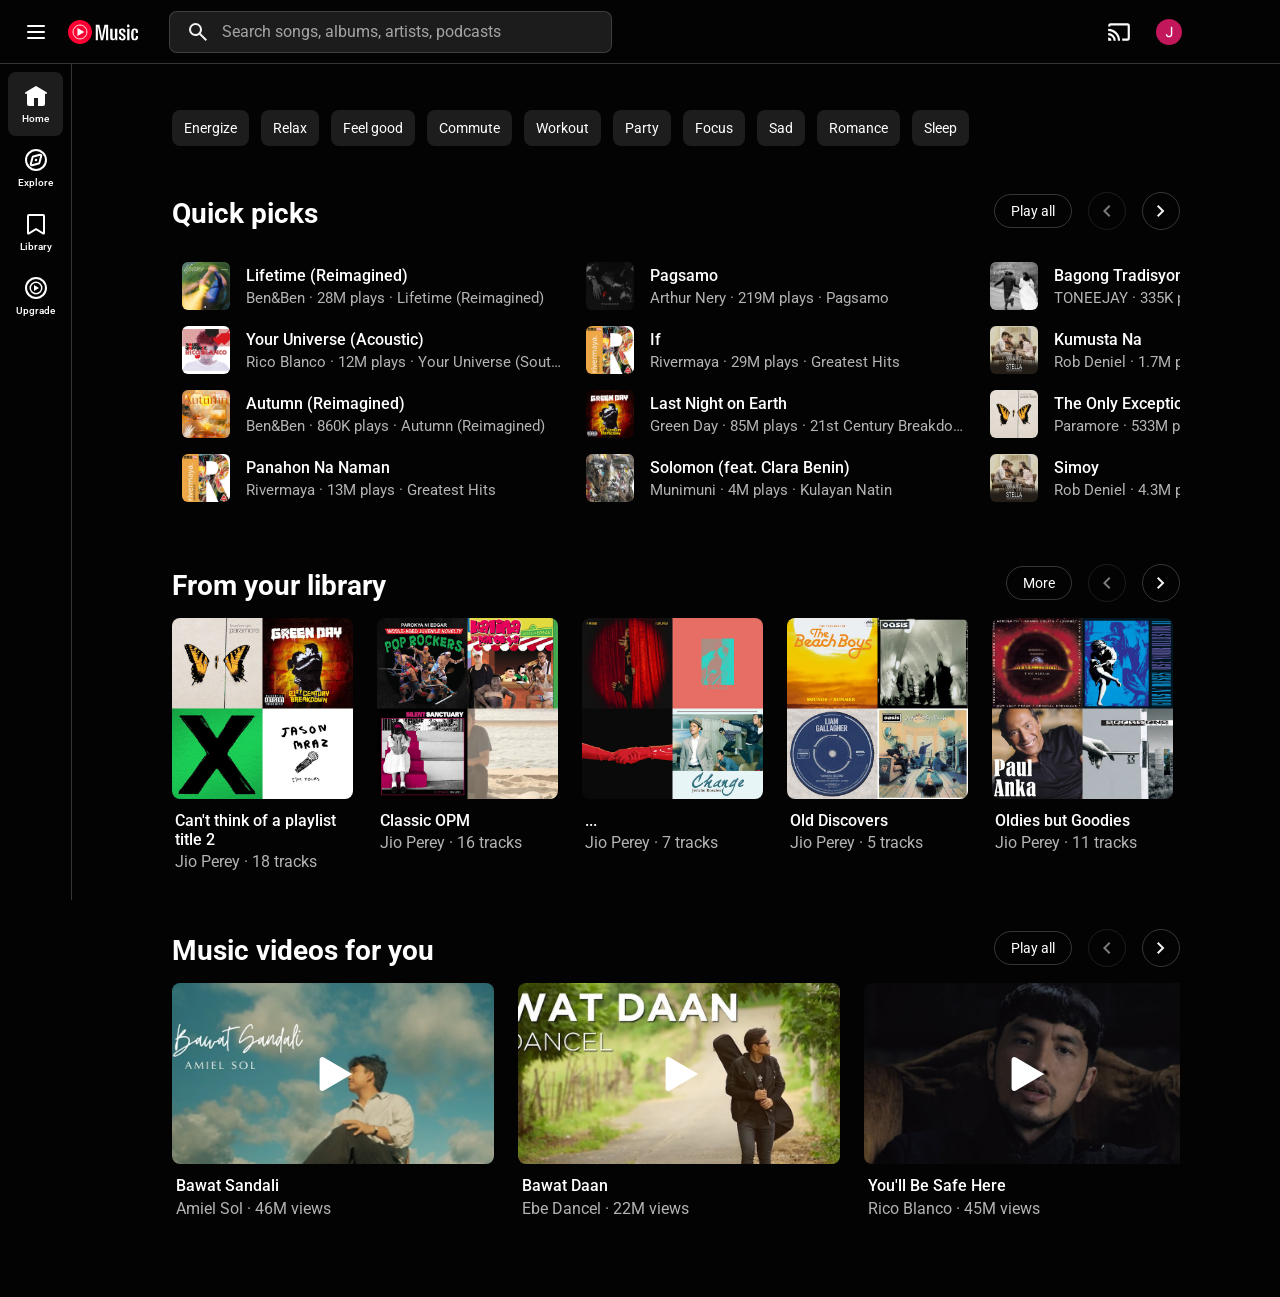
<file: index.html>
<!DOCTYPE html>
<html lang="en">
  <head>
    <meta charset="UTF-8">
    <meta name="viewport" content="width=device-width, initial-scale=1.0">
    <title>YouTube Music Clone</title>
    <link rel="icon"  href="images/favicon.ico">
    <link rel="preconnect" href="https://fonts.googleapis.com">
    <link rel="preconnect" href="https://fonts.gstatic.com" crossorigin>
    <link href="https://fonts.googleapis.com/css2?family=Roboto:ital,wght@0,100..900;1,100..900&display=swap" rel="stylesheet">
    <link rel="stylesheet" href="styles/general.css">
    <link rel="stylesheet" href="styles/header.css">
    <link rel="stylesheet" href="styles/sidebar.css">
    <link rel="stylesheet" href="styles/chips-section.css">
    <link rel="stylesheet" href="styles/quick-picks-section.css">
    <link rel="stylesheet" href="styles/from-library-section.css">
    <link rel="stylesheet" href="styles/music-videos-section.css">
    <script defer src="scripts/script.js"></script>
  </head>
  <body>
    <script>
      if (localStorage.getItem('sidebarState') === 'expanded') {
        document.body.classList.add('sidebar-expanded');
      }
    </script>
    <header>  
      <section class="left-section">
        <div class="hamburger-menu-container" onclick="toggleSidebar()">
          <img class="hamburger-menu" src="icons/hambuger-menu-icon.svg" alt="hamburger menu">
        </div>
        <a href="index.html">
          <img class="youtube-music-logo" src="icons/youtube-music-logo.svg" alt="youtube music logo">
        </a>
        <div class="search-container">
          <img class="search-icon" src="icons/search-icon.svg" alt="search icon">
          <input class="search-input" type="text" placeholder="Search songs, albums, artists, podcasts">
        </div>
      </section>
      <section class="right-section">
        <div class="mobile-search-button">
          <img class="search-icon" src="icons/search-icon.svg" alt="search icon">
        </div>
        <div class="cast-button">
          <img class="cast-icon" src="icons/cast-icon.svg" alt="cast icon">
        </div>
        <div class="current-user-profile-container">
          <img  class="current-user-profile" src="channel-pictures/my-channel.jpg" alt="current user channel">
        </div>
      </section>
    </header>
    
    <nav id="navSidebar">
      <a href="index.html" class="nav-link active" >
        <img src="icons/home-icon-filled.svg" alt="home icon">
        <p>Home</p>
      </a>
      <a href="explore.html" class="nav-link">
        <img class="explore-icon" src="icons/explore-icon.svg" alt="explore icon">
        <p>Explore</p>
      </a>
      <a href="library.html" class="nav-link">
        <img class="library-icon" src="icons/library-icon.svg" alt="library icon">
        <p>Library</p>
      </a>
      <a class="nav-link" href="https://music.youtube.com/music_premium/musicfeed">
        <img class="youtube-music-icon" src="icons/youtube-music.svg" alt="youtube music icon">
        <p>Upgrade</p>
      </a>

      <div class="expanded-sidebar">
        <div class="hr"></div>
        <button class="create-playlist-button">
          <img src="icons/plus-icon.svg" alt="plus icon">
          New playlist
        </button>
        <div class="nav-playlist-container">
          <div class="nav-playlist-card">
            <p class="playlist-title">Liked Music</p>
            <p class="current-username">Auto playlist</p>
            <button class="nav-playlist-play-btn">
              <img src="icons/play-icon-black.svg" alt="play icon">
            </button>
          </div>  
          <div class="nav-playlist-card">
            <p class="playlist-title">...</p>
            <p class="current-username">Jio Perey</p>
            <button class="nav-playlist-play-btn">
              <img src="icons/play-icon-black.svg" alt="play icon">
            </button>
          </div>  
          <div class="nav-playlist-card">
            <p class="playlist-title">
              Old Discovers
            </p>
            <p class="current-username">
              Jio Perey
            </p>
            <button class="nav-playlist-play-btn">
              <img src="icons/play-icon-black.svg" alt="play icon">
            </button>
          </div>  
          <div class="nav-playlist-card">
            <p class="playlist-title">
              Classic OPM
            </p>
            <p class="current-username">
              Jio Perey
            </p>
            <button class="nav-playlist-play-btn">
              <img src="icons/play-icon-black.svg" alt="play icon">
            </button>
          </div>  
          <div class="nav-playlist-card">
            <p class="playlist-title">
              Modern OPM
            </p>
            <p class="current-username">
              Jio Perey
            </p>
            <button class="nav-playlist-play-btn">
              <img src="icons/play-icon-black.svg" alt="play icon">
            </button>
          </div>  
          <div class="nav-playlist-card">
            <div class="playlist-details"></div>
            <p class="playlist-title">
              Can't think of a playlist title 2
            </p>
            <p class="current-username">
              Jio Perey
            </p>
            <button class="nav-playlist-play-btn">
              <img src="icons/play-icon-black.svg" alt="play icon">
            </button>
          </div> 
          <div class="nav-playlist-card">
            <p class="playlist-title">
              Oldies but Goodies
            </p>
            <p class="current-username">
              Jio Perey
            </p>
            <button class="nav-playlist-play-btn">
              <img src="icons/play-icon-black.svg" alt="play icon">
            </button>
          </div>  
          <div class="nav-playlist-card">
            <p class="playlist-title">
              Feels like old
            </p>
            <p class="current-username">
              Jio Perey
            </p>
            <button class="nav-playlist-play-btn">
              <img src="icons/play-icon-black.svg" alt="play icon">
            </button>
          </div>  
          <div class="nav-playlist-card">
            <p class="playlist-title">
              Can't think of a playlist title
            </p>
            <p class="current-username">
              Jio Perey
            </p>
            <button class="nav-playlist-play-btn">
              <img src="icons/play-icon-black.svg" alt="play icon">
            </button>
          </div>  
          <div class="nav-playlist-card">
            <p class="playlist-title">
              Peace
            </p>
            <p class="current-username">
              Jio Perey
            </p>
            <button class="nav-playlist-play-btn">
              <img src="icons/play-icon-black.svg" alt="play icon">
            </button>
          </div>  
          <div class="nav-playlist-card">
            <p class="playlist-title">
              Episodes for Later
            </p>
            <p class="current-username">
              Auto playlist
            </p>
            <button class="nav-playlist-play-btn">
              <img src="icons/play-icon-black.svg" alt="play icon">
            </button>
          </div>  
        </div>
      </div>
    </nav>

    <main>
      <!-- Chips Section -->
      <section class="chips-section">
        <div class="chip">
          <p>Energize</p>
        </div>
        <div class="chip">
          <p>Relax</p>
        </div>
        <div class="chip">
          <p>Feel good</p>
        </div>
        <div class="chip">
          <p>Commute</p>
        </div>
        <div class="chip">
          <p>Workout</p>
        </div>
        <div class="chip">
          <p>Party</p>
        </div>
        <div class="chip">
          <p>Focus</p>
        </div>
        <div class="chip">
          <p>Sad</p>
        </div>
        <div class="chip">
          <p>Romance</p>
        </div>
        <div class="chip">
          <p>Sleep</p>
        </div>
      </section>

      <!-- Quick Picks Section -->
      <section class="quick-picks-section">
        <!-- Quick Picks Heading -->
        <div class="section-heading">
          <div class="left-section">
            <h1 class="heading-title">Quick picks</h1>
          </div>
          <div class="right-section">
            <a href="https://music.youtube.com/watch?v=K0pKc935Y98&list=TLGG_NmEISl3P8IxNjA1MjAyNg">
              <button class="play-all-button">
                Play all
              </button>
            </a>
            <button class="previous-button">
              <img src="icons/previous-icon.svg" alt="previous icon">
            </button>
            <button class="next-button">
              <img src="icons/next-icon.svg" alt="next icon">
            </button>
          </div>
        </div>
        <!-- Video Cards Container -->
        <div class="video-cards-container">
          <div class="video-card">
            <div class="video-image">
              <a href="https://music.youtube.com/watch?v=dWEvz2tzRuk">
                <img src="thumbnails/quick-picks-thumbnails/lifetime-thumbnail.jpg">
              </a>
              <div class="video-image-overlay">
                <img src="icons/play-icon.svg" alt="play icon">
              </div>
            </div>            
            <div class="video-details">
              <p class="video-title">
                <a href="https://music.youtube.com/watch?v=dWEvz2tzRuk">
                  Lifetime (Reimagined)
                </a>
              </p>
              <p class="video-stats">
                <a href="https://music.youtube.com/@benandbenmusic">Ben&Ben</a> &#183; 28M plays &#183; Lifetime (Reimagined) 
              </p>
            </div>
            
            <div class="action-buttons">
              <button class="dislike-button">
                <img src="icons/dislike-icon.svg" alt="thumbs down icon">
              </button>
              <button class="like-button">
                <img src="icons/like-icon.svg" alt="thumbs up icon">
              </button>
              <button class="more-button">
                <img src="icons/more-vert-icon.svg" alt="more icon">
              </button>
            </div>
            
          </div>
          <div class="video-card">
            <div class="video-image">
              <a href="https://music.youtube.com/watch?v=m-fNVB-fAjk">
                <img src="thumbnails/quick-picks-thumbnails/your-universe-thumbnail.jpg">
              </a>
              <div class="video-image-overlay">
                <img src="icons/play-icon.svg" alt="play icon">
              </div>
            </div>            
            <div class="video-details">
              <p class="video-title">
                <a href="https://music.youtube.com/watch?v=m-fNVB-fAjk">
                   Your Universe (Acoustic)
                </a>
              </p>
              <p class="video-stats">
                <a href="https://music.youtube.com/@ricoblancotv">Rico Blanco</a>
                &#183; 12M plays &#183; Your Universe (Southeast Asia Version)
              </p>
            </div>
            
            <div class="action-buttons">
              <button class="dislike-button">
                <img src="icons/dislike-icon.svg" alt="thumbs down icon">
              </button>
              <button class="like-button">
                <img src="icons/like-icon.svg" alt="thumbs up icon">
              </button>
              <button class="more-button">
                <img src="icons/more-vert-icon.svg" alt="more icon">
              </button>
            </div>
            
          </div>
          <div class="video-card">
            <div class="video-image">
              <a href="https://music.youtube.com/watch?v=TKS4UOXlITI&list=OLAK5uy_mDCvuX2lQmIPIoIw4eoCejLvyD6D0V8wQ">
                <img src="thumbnails/quick-picks-thumbnails/autumn-thumbnail.jpg">
              </a>
              <div class="video-image-overlay">
                <img src="icons/play-icon.svg" alt="play icon">
              </div>
            </div>            
            <div class="video-details">
              <p class="video-title">
                <a href="https://music.youtube.com/watch?v=TKS4UOXlITI&list=OLAK5uy_mDCvuX2lQmIPIoIw4eoCejLvyD6D0V8wQ">
                   Autumn (Reimagined)
                </a>
              </p>
              <p class="video-stats">
                <a href="https://music.youtube.com/@benandbenmusic">Ben&Ben</a>
                &#183; 860K plays  &#183; Autumn (Reimagined)
              </p>
            </div>
            
            <div class="action-buttons">
              <button class="dislike-button">
                <img src="icons/dislike-icon.svg" alt="thumbs down icon">
              </button>
              <button class="like-button">
                <img src="icons/like-icon.svg" alt="thumbs up icon">
              </button>
              <button class="more-button">
                <img src="icons/more-vert-icon.svg" alt="more icon">
              </button>
            </div>
            
          </div>
          <div class="video-card">
            <div class="video-image">
              <a href="https://music.youtube.com/watch?v=Looe5xph3jY">
                <img src="thumbnails/quick-picks-thumbnails/rivermaya-greatest-hits-thumbnail.jpg">
              </a>
              <div class="video-image-overlay">
                <img src="icons/play-icon.svg" alt="play icon">
              </div>
            </div>            
            <div class="video-details">
              <p class="video-title">
                <a href="https://music.youtube.com/watch?v=Looe5xph3jY">
                   Panahon Na Naman
                </a>
              </p>
              <p class="video-stats">
                <a href="https://music.youtube.com/@RivermayaTV">Rivermaya</a>
                &#183; 13M plays &#183; Greatest Hits
              </p>
            </div>
            
            <div class="action-buttons">
              <button class="dislike-button">
                <img src="icons/dislike-icon.svg" alt="thumbs down icon">
              </button>
              <button class="like-button">
                <img src="icons/like-icon.svg" alt="thumbs up icon">
              </button>
              <button class="more-button">
                <img src="icons/more-vert-icon.svg" alt="more icon">
              </button>
            </div>
            
          </div>
          <div class="video-card">
            <div class="video-image">
              <a href="https://music.youtube.com/watch?v=pwmeukam7qE">
                <img src="thumbnails/quick-picks-thumbnails/pagsamo-thumbnail.jpg">
              </a>
              <div class="video-image-overlay">
                <img src="icons/play-icon.svg" alt="play icon">
              </div>
            </div>            
            <div class="video-details">
              <p class="video-title">
                <a href="https://music.youtube.com/watch?v=pwmeukam7qE">
                  Pagsamo
                </a>
              </p>
              <p class="video-stats">
                <a href="https://music.youtube.com/@arthurneryph">Arthur Nery</a>
                &#183; 219M plays &#183; Pagsamo
              </p>
            </div>
            
            <div class="action-buttons">
              <button class="dislike-button">
                <img src="icons/dislike-icon.svg" alt="thumbs down icon">
              </button>
              <button class="like-button">
                <img src="icons/like-icon.svg" alt="thumbs up icon">
              </button>
              <button class="more-button">
                <img src="icons/more-vert-icon.svg" alt="more icon">
              </button>
            </div>
            
          </div>
          <div class="video-card">
            <div class="video-image">
              <a href="https://music.youtube.com/watch?v=Sjritw30Vpg">
                <img src="thumbnails/quick-picks-thumbnails/rivermaya-greatest-hits-thumbnail.jpg">
              </a>
              <div class="video-image-overlay">
                <img src="icons/play-icon.svg" alt="play icon">
              </div>
            </div>            
            <div class="video-details">
              <p class="video-title">
                <a href="https://music.youtube.com/watch?v=Sjritw30Vpg">
                  If
                </a>
              </p>
              <p class="video-stats">
                <a href="https://music.youtube.com/@RivermayaTV">Rivermaya</a>
                &#183; 29M plays &#183; Greatest Hits
              </p>
            </div>
            
            <div class="action-buttons">
              <button class="dislike-button">
                <img src="icons/dislike-icon.svg" alt="thumbs down icon">
              </button>
              <button class="like-button">
                <img src="icons/like-icon.svg" alt="thumbs up icon">
              </button>
              <button class="more-button">
                <img src="icons/more-vert-icon.svg" alt="more icon">
              </button>
            </div>
            
          </div>
          <div class="video-card">
            <div class="video-image">
              <a href="https://music.youtube.com/watch?v=xg_Y7Or_hWM">
                <img src="thumbnails/quick-picks-thumbnails/greenday-21st-century-breakdown-thumbnail.jpg">
              </a>
              <div class="video-image-overlay">
                <img src="icons/play-icon.svg" alt="play icon">
              </div>
            </div>            
            <div class="video-details">
              <p class="video-title">
                <a href="https://music.youtube.com/watch?v=xg_Y7Or_hWM">
                  Last Night on Earth
                </a>
              </p>
              <p class="video-stats">
                <a href="https://music.youtube.com/@GreenDay">Green Day</a>
                &#183; 85M plays &#183; 21st Century Breakdown
              </p>
            </div>
            
            <div class="action-buttons">
              <button class="dislike-button">
                <img src="icons/dislike-icon.svg" alt="thumbs down icon">
              </button>
              <button class="like-button">
                <img src="icons/like-icon.svg" alt="thumbs up icon">
              </button>
              <button class="more-button">
                <img src="icons/more-vert-icon.svg" alt="more icon">
              </button>
            </div>
            
          </div>
          <div class="video-card">
            <div class="video-image">
              <a href="https://music.youtube.com/watch?v=mmy858IPedw">
                <img src="thumbnails/quick-picks-thumbnails/munimuni-kulayan-natin-thumbnail.jpg">
              </a>
              <div class="video-image-overlay">
                <img src="icons/play-icon.svg" alt="play icon">
              </div>
            </div>            
            <div class="video-details">
              <p class="video-title">
                <a href="https://music.youtube.com/watch?v=mmy858IPedw">
                  Solomon (feat. Clara Benin)
                </a>
              </p>
              <p class="video-stats">
                <a href="https://music.youtube.com/@munitheband">Munimuni</a>
                &#183; 4M plays &#183; Kulayan Natin
              </p>
            </div>
            
            <div class="action-buttons">
              <button class="dislike-button">
                <img src="icons/dislike-icon.svg" alt="thumbs down icon">
              </button>
              <button class="like-button">
                <img src="icons/like-icon.svg" alt="thumbs up icon">
              </button>
              <button class="more-button">
                <img src="icons/more-vert-icon.svg" alt="more icon">
              </button>
            </div>
            
          </div>
          <div class="video-card">
            <div class="video-image">
              <a href="https://music.youtube.com/watch?v=cRZZ3vRG3Ic">
                <img src="thumbnails/quick-picks-thumbnails/bagong-tradisyon-thumbnail.jpg">
              </a>
              <div class="video-image-overlay">
                <img src="icons/play-icon.svg" alt="play icon">
              </div>
            </div>            
            <div class="video-details">
              <p class="video-title">
                <a href="https://music.youtube.com/watch?v=cRZZ3vRG3Ic">
                  Bagong Tradisyon
                </a>
              </p>
              <p class="video-stats">
                <a href="https://music.youtube.com/@TONEEJAY">TONEEJAY</a>
                &#183; 335K plays &#183; Bagong Tradisyon
              </p>
            </div>
            
            <div class="action-buttons">
              <button class="dislike-button">
                <img src="icons/dislike-icon.svg" alt="thumbs down icon">
              </button>
              <button class="like-button">
                <img src="icons/like-icon.svg" alt="thumbs up icon">
              </button>
              <button class="more-button">
                <img src="icons/more-vert-icon.svg" alt="more icon">
              </button>
            </div>
            
          </div>
          <div class="video-card">
            <div class="video-image">
              <a href="https://music.youtube.com/watch?v=6yZBzMQpCwU">
                <img src="thumbnails/quick-picks-thumbnails/rob-deniel-100-awit-thumbnail.jpg">
              </a>
              <div class="video-image-overlay">
                <img src="icons/play-icon.svg" alt="play icon">
              </div>
            </div>            
            <div class="video-details">
              <p class="video-title">
                <a href="https://music.youtube.com/watch?v=6yZBzMQpCwU">
                  Kumusta Na
                </a>
              </p>
              <p class="video-stats">
                <a href="https://music.youtube.com/@robdeniel">Rob Deniel</a>
                &#183; 1.7M plays &#183; 100 Awit Para Kay Stella (Original Movie Soundtrack)
              </p>
            </div>
            
            <div class="action-buttons">
              <button class="dislike-button">
                <img src="icons/dislike-icon.svg" alt="thumbs down icon">
              </button>
              <button class="like-button">
                <img src="icons/like-icon.svg" alt="thumbs up icon">
              </button>
              <button class="more-button">
                <img src="icons/more-vert-icon.svg" alt="more icon">
              </button>
            </div>
            
          </div>
          <div class="video-card">
            <div class="video-image">
              <a href="https://music.youtube.com/watch?v=ChXcD6Z4uvQ&list=OLAK5uy_k6p-kekW5m2eXPpPMjlTubONr401mDk5E">
                <img src="thumbnails/quick-picks-thumbnails/paramore-brand-new-eyes-thumbnail.jpg">
              </a>
              <div class="video-image-overlay">
                <img src="icons/play-icon.svg" alt="play icon">
              </div>
            </div>            
            <div class="video-details">
              <p class="video-title">
                <a href="https://music.youtube.com/watch?v=ChXcD6Z4uvQ&list=OLAK5uy_k6p-kekW5m2eXPpPMjlTubONr401mDk5E">
                  The Only Exception
                </a>
              </p>
              <p class="video-stats">
                <a href="https://music.youtube.com/@paramore">Paramore</a>
                &#183; 533M plays &#183; Brand New Eyes
              </p>
            </div>
            
            <div class="action-buttons">
              <button class="dislike-button">
                <img src="icons/dislike-icon.svg" alt="thumbs down icon">
              </button>
              <button class="like-button">
                <img src="icons/like-icon.svg" alt="thumbs up icon">
              </button>
              <button class="more-button">
                <img src="icons/more-vert-icon.svg" alt="more icon">
              </button>
            </div>
            
          </div>
          <div class="video-card">
            <div class="video-image">
              <a href="https://music.youtube.com/watch?v=gqasD8ObkIw&list=OLAK5uy_nnoCYjWsH74LJFWbn-XSOE8GHtI72YbB8">
                <img src="thumbnails/quick-picks-thumbnails/rob-deniel-100-awit-thumbnail.jpg">
              </a>
              <div class="video-image-overlay">
                <img src="icons/play-icon.svg" alt="play icon">
              </div>
            </div>            
            <div class="video-details">
              <p class="video-title">
                <a href="https://music.youtube.com/watch?v=gqasD8ObkIw&list=OLAK5uy_nnoCYjWsH74LJFWbn-XSOE8GHtI72YbB8">
                  Simoy
                </a>
              </p>
              <p class="video-stats">
                <a href="https://music.youtube.com/@robdeniel">Rob Deniel</a>
                &#183; 4.3M plays &#183; 100 Awit Para Kay Stella (Original Movie Soundtrack) 
              </p>
            </div>
            
            <div class="action-buttons">
              <button class="dislike-button">
                <img src="icons/dislike-icon.svg" alt="thumbs down icon">
              </button>
              <button class="like-button">
                <img src="icons/like-icon.svg" alt="thumbs up icon">
              </button>
              <button class="more-button">
                <img src="icons/more-vert-icon.svg" alt="more icon">
              </button>
            </div>
            
          </div>
          <div class="video-card">
            <div class="video-image">
              <a href="https://music.youtube.com/watch?v=pqnsCXNgKso">
                <img src="thumbnails/quick-picks-thumbnails/kanta-ni-sam-thumbnail.jpg">
              </a>
              <div class="video-image-overlay">
                <img src="icons/play-icon.svg" alt="play icon">
              </div>
            </div>            
            <div class="video-details">
              <p class="video-title">
                <a href="https://music.youtube.com/watch?v=pqnsCXNgKso">
                  Kanta ni Sam
                </a>
              </p>
              <p class="video-stats">
                <a href="https://music.youtube.com/@robdeniel">TONEEJAY</a>
                &#183; 185K plays &#183; Kanta ni Sam
              </p>
            </div>
            
            <div class="action-buttons">
              <button class="dislike-button">
                <img src="icons/dislike-icon.svg" alt="thumbs down icon">
              </button>
              <button class="like-button">
                <img src="icons/like-icon.svg" alt="thumbs up icon">
              </button>
              <button class="more-button">
                <img src="icons/more-vert-icon.svg" alt="more icon">
              </button>
            </div>
            
          </div>
          <div class="video-card">
            <div class="video-image">
              <a href="https://music.youtube.com/watch?v=kkr_ZrzgdJg&list=OLAK5uy_lcumfBeZXun184-4OJ2VSXzVSn-yOfaAw">
                <img src="thumbnails/quick-picks-thumbnails/ben&ben-limasawa-street-thumbnail.jpg">
              </a>
              <div class="video-image-overlay">
                <img src="icons/play-icon.svg" alt="play icon">
              </div>
            </div>            
            <div class="video-details">
              <p class="video-title">
                <a href="https://music.youtube.com/watch?v=kkr_ZrzgdJg&list=OLAK5uy_lcumfBeZXun184-4OJ2VSXzVSn-yOfaAw">
                  Fall
                </a>
              </p>
              <p class="video-stats">
                <a href="https://music.youtube.com/@benandbenmusic">Ben&Ben</a>
                &#183; 4.4M plays &#183; LIMASAWA STREET
              </p>
            </div>
            
            <div class="action-buttons">
              <button class="dislike-button">
                <img src="icons/dislike-icon.svg" alt="thumbs down icon">
              </button>
              <button class="like-button">
                <img src="icons/like-icon.svg" alt="thumbs up icon">
              </button>
              <button class="more-button">
                <img src="icons/more-vert-icon.svg" alt="more icon">
              </button>
            </div>
            
          </div>
          <div class="video-card">
            <div class="video-image">
              <a href="https://music.youtube.com/watch?v=sNH1Tld5f4Y&list=OLAK5uy_nnoCYjWsH74LJFWbn-XSOE8GHtI72YbB8">
                <img src="thumbnails/quick-picks-thumbnails/happy-ending-thumbnail.jpg">
              </a>
              <div class="video-image-overlay">
                <img src="icons/play-icon.svg" alt="play icon">
              </div>
            </div>            
            <div class="video-details">
              <p class="video-title">
                <a href="https://music.youtube.com/watch?v=sNH1Tld5f4Y&list=OLAK5uy_nnoCYjWsH74LJFWbn-XSOE8GHtI72YbB8">
                  Happy Ending
                </a>
              </p>
              <p class="video-stats">
                <a href="https://music.youtube.com/@robdeniel">Rob Deniel</a>
                &#183; 2.2M plays &#183; Happy Ending
              </p>
            </div>
            
            <div class="action-buttons">
              <button class="dislike-button">
                <img src="icons/dislike-icon.svg" alt="thumbs down icon">
              </button>
              <button class="like-button">
                <img src="icons/like-icon.svg" alt="thumbs up icon">
              </button>
              <button class="more-button">
                <img src="icons/more-vert-icon.svg" alt="more icon">
              </button>
            </div>
            
          </div>
          <div class="video-card">
            <div class="video-image">
              <a href="https://music.youtube.com/watch?v=aA4XgWHdRRE&list=OLAK5uy_lgtaKhSwnZOgjzJMntcCQZN5KqEF75rKE">
                <img src="thumbnails/quick-picks-thumbnails/time-for-you-thumbnail.jpg">
              </a>
              <div class="video-image-overlay">
                <img src="icons/play-icon.svg" alt="play icon">
              </div>
            </div>            
            <div class="video-details">
              <p class="video-title">
                <a href="https://music.youtube.com/watch?v=aA4XgWHdRRE&list=OLAK5uy_lgtaKhSwnZOgjzJMntcCQZN5KqEF75rKE">
                  Time for You
                </a>
              </p>
              <p class="video-stats">
                <a href="https://music.youtube.com/@ricoblancotv">Rico Blanco</a>
                &#183; 422K plays &#183; Time for You
              </p>
            </div>
            
            <div class="action-buttons">
              <button class="dislike-button">
                <img src="icons/dislike-icon.svg" alt="thumbs down icon">
              </button>
              <button class="like-button">
                <img src="icons/like-icon.svg" alt="thumbs up icon">
              </button>
              <button class="more-button">
                <img src="icons/more-vert-icon.svg" alt="more icon">
              </button>
            </div>
            
          </div>
          <div class="video-card">
            <div class="video-image">
              <a href="https://music.youtube.com/watch?v=4-hYKM5hMMc&list=OLAK5uy_moKQMJkTVXR35iDD0EDQODfQFsMFzM_NM">
                <img src="thumbnails/quick-picks-thumbnails/rivermaya-silver-series-thumbnail.jpg">
              </a>
              <div class="video-image-overlay">
                <img src="icons/play-icon.svg" alt="play icon">
              </div>
            </div>            
            <div class="video-details">
              <p class="video-title">
                <a href="https://music.youtube.com/watch?v=4-hYKM5hMMc&list=OLAK5uy_moKQMJkTVXR35iDD0EDQODfQFsMFzM_NM">
                  Alab ng Puso
                </a>
              </p>
              <p class="video-stats">
                <a href="https://music.youtube.com/@RivermayaTV">Rivermaya</a>
                &#183; 2.9M plays &#183; Rivermaya Silver Series
              </p>
            </div>
            
            <div class="action-buttons">
              <button class="dislike-button">
                <img src="icons/dislike-icon.svg" alt="thumbs down icon">
              </button>
              <button class="like-button">
                <img src="icons/like-icon.svg" alt="thumbs up icon">
              </button>
              <button class="more-button">
                <img src="icons/more-vert-icon.svg" alt="more icon">
              </button>
            </div>
            
          </div>
          <div class="video-card">
            <div class="video-image">
              <a href="https://music.youtube.com/watch?v=lD60_oRPU1w&list=OLAK5uy_lgtaKhSwnZOgjzJMntcCQZN5KqEF75rKE">
                <img src="thumbnails/quick-picks-thumbnails/healing-thumbnail.jpg">
              </a>
              <div class="video-image-overlay">
                <img src="icons/play-icon.svg" alt="play icon">
              </div>
            </div>            
            <div class="video-details">
              <p class="video-title">
                <a href="https://music.youtube.com/watch?v=lD60_oRPU1w&list=OLAK5uy_lgtaKhSwnZOgjzJMntcCQZN5KqEF75rKE">
                  Healing (Someday I Might Fly)
                </a>
              </p>
              <p class="video-stats">
                <a href="https://music.youtube.com/@ricoblancotv">Rico Blanco</a>
                &#183; 166K plays &#183; Healing (Someday I Might Fly)
              </p>
            </div>
            
            <div class="action-buttons">
              <button class="dislike-button">
                <img src="icons/dislike-icon.svg" alt="thumbs down icon">
              </button>
              <button class="like-button">
                <img src="icons/like-icon.svg" alt="thumbs up icon">
              </button>
              <button class="more-button">
                <img src="icons/more-vert-icon.svg" alt="more icon">
              </button>
            </div>
            
          </div>
          <div class="video-card">
            <div class="video-image">
              <a href="https://music.youtube.com/watch?v=rj5wZqReXQE&list=OLAK5uy_kGykcqHKDHRHuJ2sE8EcduYEr1FtafoQs">
                <img src="thumbnails/quick-picks-thumbnails/oasis-morning-glory-thumbnail.jpg">
              </a>
              <div class="video-image-overlay">
                <img src="icons/play-icon.svg" alt="play icon">
              </div>
            </div>            
            <div class="video-details">
              <p class="video-title">
                <a href="https://music.youtube.com/watch?v=rj5wZqReXQE&list=OLAK5uy_kGykcqHKDHRHuJ2sE8EcduYEr1FtafoQs">
                  Wonderwall
                </a>
              </p>
              <p class="video-stats">
                <a href="https://music.youtube.com/@oasisinetofficial">Oasis</a>
                &#183; 1.6B plays &#183; (What's The Story) Morning Glory? (Remastered)
              </p>
            </div>
            
            <div class="action-buttons">
              <button class="dislike-button">
                <img src="icons/dislike-icon.svg" alt="thumbs down icon">
              </button>
              <button class="like-button">
                <img src="icons/like-icon.svg" alt="thumbs up icon">
              </button>
              <button class="more-button">
                <img src="icons/more-vert-icon.svg" alt="more icon">
              </button>
            </div>
            
          </div>
          <div class="video-card">
            <div class="video-image">
              <a href="https://music.youtube.com/watch?v=iJp2oLVvdhE&list=OLAK5uy_mjlftY8DIFcF0-0w4SIqH8hPVE1okPIeY">
                <img src="thumbnails/quick-picks-thumbnails/iv-of-spades-clapclapclap-thumbnail.jpg">
              </a>
              <div class="video-image-overlay">
                <img src="icons/play-icon.svg" alt="play icon">
              </div>
            </div>            
            <div class="video-details">
              <p class="video-title">
                <a href="https://music.youtube.com/watch?v=iJp2oLVvdhE&list=OLAK5uy_mjlftY8DIFcF0-0w4SIqH8hPVE1okPIeY">
                  Dulo ng Hangganan
                </a>
              </p>
              <p class="video-stats">
                <a href="https://music.youtube.com/@IVOFSPADES">IV of Spades</a>
                &#183; 9M plays &#183; CLAPCLAPCLAP!
              </p>
            </div>
            
            <div class="action-buttons">
              <button class="dislike-button">
                <img src="icons/dislike-icon.svg" alt="thumbs down icon">
              </button>
              <button class="like-button">
                <img src="icons/like-icon.svg" alt="thumbs up icon">
              </button>
              <button class="more-button">
                <img src="icons/more-vert-icon.svg" alt="more icon">
              </button>
            </div>
            
          </div>
        </div>
      </section>

      <!-- From Library Section -->
      <section class="from-library-section">
      <!-- Library Section Heading -->
      <div class="section-heading">
        <div class="heading-title">
          <a href="library.html">
            <h1 class="heading-title">From your library</h1>
          </a>
        </div>
        <!-- Action Buttons -->
        <div class="heading-actions">
          <a href="library.html">
            <button class="more-button">
              More
            </button>
          </a>
          <button class="library-previous-button">
            <img src="icons/previous-icon.svg" alt="previous icon">
          </button>
          <button class="library-next-button">
            <img src="icons/next-icon.svg" alt="next icon">
          </button>
        </div>
      </div>
      <!-- Playlists Grid Container -->
      <div class="playlists-container">
        <!-- Playlist Card -->
        <div class="playlist-card">
          <!-- Playlist Thumbnail Container -->
          <div class="playlist-thumbnail">
            <a href="https://music.youtube.com/playlist?list=PLeWcVRugwd3gLSuFE0JJythAETCtvwfU5">
              <img src="thumbnails/playlist-thumbnails/cant-think-of-playlist-title-2-thumbnail.jpg">
            </a>
            <!-- Playlist Thumbnail Overlay -->
            <div class="playlist-thumbnail-overlay"></div>
            <button class="playlist-more-button">
              <img src="icons/more-vert-icon.svg">
            </button>
            <a href="https://music.youtube.com/watch?v=ChXcD6Z4uvQ&list=PLeWcVRugwd3gLSuFE0JJythAETCtvwfU5">
              <button class="play-button">
                <img src="icons/play-icon.svg">
              </button>
            </a>
          </div>
          <!-- Playlist Information -->
          <div class="playlist-info">
            <a href="https://music.youtube.com/playlist?list=PLeWcVRugwd3gLSuFE0JJythAETCtvwfU5" class="playlist-title">Can't think of a playlist title 2</a>
            <a href="https://music.youtube.com/@jiolawrenceperey" class="playlist-author">Jio Perey</a>
            <p class="playlist-tracks-no">&#183; 18 tracks</p>
          </div>
        </div>
        <div class="playlist-card">
          <div class="playlist-thumbnail">
            <a href="https://music.youtube.com/playlist?list=PLeWcVRugwd3gnU0t2ikD13z0I8jkWvGbX">
              <img src="thumbnails/playlist-thumbnails/classic-opm-thumbnail.jpg">
            </a>
            <div class="playlist-thumbnail-overlay"></div>
            <button class="playlist-more-button">
              <img src="icons/more-vert-icon.svg">
            </button>
            <a href="https://music.youtube.com/watch?v=RFxDGanO60k&list=PLeWcVRugwd3gnU0t2ikD13z0I8jkWvGbX">
              <button class="play-button">
                <img src="icons/play-icon.svg">
              </button>
            </a>
          </div>
          <div class="playlist-info">
            <a href="https://music.youtube.com/playlist?list=PLeWcVRugwd3gnU0t2ikD13z0I8jkWvGbX" class="playlist-title">
              Classic OPM
            </a>
            <a href="https://music.youtube.com/@jiolawrenceperey" class="playlist-author">
              Jio Perey
            </a>
            <p class="playlist-tracks-no">&#183; 16 tracks</p>
          </div>
        </div>
        <div class="playlist-card">
          <div class="playlist-thumbnail">
            <a href="https://music.youtube.com/playlist?list=PLeWcVRugwd3jTlqdCKjdKJ_gZ6YKeU9Xw">
              <img src="thumbnails/playlist-thumbnails/aray-ko-thumbnail.jpg">
            </a>
            <div class="playlist-thumbnail-overlay"></div>
            <button class="playlist-more-button">
              <img src="icons/more-vert-icon.svg">
            </button>
            <a href="https://music.youtube.com/watch?v=NDWJWILEA7o&list=PLeWcVRugwd3jTlqdCKjdKJ_gZ6YKeU9Xw">
              <button class="play-button">
                <img src="icons/play-icon.svg">
              </button>
            </a>
          </div>
          <div class="playlist-info">
            <a href="https://music.youtube.com/playlist?list=PLeWcVRugwd3jTlqdCKjdKJ_gZ6YKeU9Xw" class="playlist-title">
              ...
            </a>
            <a href="https://music.youtube.com/@jiolawrenceperey" class="playlist-author">
              Jio Perey
            </a>
            <p class="playlist-tracks-no">&#183; 7 tracks</p>
          </div>
        </div>
        <div class="playlist-card">
          <div class="playlist-thumbnail">
            <a href="https://music.youtube.com/playlist?list=PLeWcVRugwd3hvugx8-eEtDSL26cEHMjiL">
              <img src="thumbnails/playlist-thumbnails/old-discovers-thumbnail.jpg">
            </a>
            <div class="playlist-thumbnail-overlay"></div>
            <button class="playlist-more-button">
              <img src="icons/more-vert-icon.svg">
            </button>
            <a href="https://music.youtube.com/watch?v=djV11Xbc914&list=PLeWcVRugwd3hvugx8-eEtDSL26cEHMjiL">
              <button class="play-button">
                <img src="icons/play-icon.svg">
              </button>
            </a>
          </div>
          <div class="playlist-info">
            <a href="https://music.youtube.com/playlist?list=PLeWcVRugwd3hvugx8-eEtDSL26cEHMjiL" class="playlist-title">
              Old Discovers
            </a>
            <a href="https://music.youtube.com/@jiolawrenceperey" class="playlist-author">
              Jio Perey
            </a>
            <p class="playlist-tracks-no">&#183; 5 tracks</p>
          </div>
        </div>
        <div class="playlist-card">
          <div class="playlist-thumbnail">
            <a href="https://music.youtube.com/playlist?list=PLeWcVRugwd3ivmXPNT6W4vif_Hoh7HZjP">
              <img src="thumbnails/playlist-thumbnails/oldies-but-goodies-thumbnail.jpg">
            </a>
            <div class="playlist-thumbnail-overlay"></div>
            <button class="playlist-more-button">
              <img src="icons/more-vert-icon.svg">
            </button>
            <a href="https://music.youtube.com/watch?v=GLFp_C0Zi3M&list=PLeWcVRugwd3ivmXPNT6W4vif_Hoh7HZjP">
              <button class="play-button">
                <img src="icons/play-icon.svg">
              </button>
            </a>
          </div>
          <div class="playlist-info">
            <a href="https://music.youtube.com/playlist?list=PLeWcVRugwd3ivmXPNT6W4vif_Hoh7HZjP" class="playlist-title">
              Oldies but Goodies
            </a>
            <a href="https://music.youtube.com/@jiolawrenceperey" class="playlist-author">
              Jio Perey
            </a>
            <p class="playlist-tracks-no">&#183; 11 tracks</p>
          </div>
        </div>
        <div class="playlist-card">
          <div class="playlist-thumbnail">
            <a href="https://music.youtube.com/playlist?list=PLeWcVRugwd3jmdEPjkgbDmbZsJkF681lU">
              <img src="thumbnails/playlist-thumbnails/cant-think-of-playlist-title-thumbnail.jpg">
            </a>
            <div class="playlist-thumbnail-overlay"></div>
            <button class="playlist-more-button">
              <img src="icons/more-vert-icon.svg">
            </button>
            <a href="https://music.youtube.com/watch?v=iJp2oLVvdhE&list=PLeWcVRugwd3jmdEPjkgbDmbZsJkF681lU">
              <button class="play-button">
                <img src="icons/play-icon.svg">
              </button>
            </a>
          </div>
          <div class="playlist-info">
            <a href="https://music.youtube.com/playlist?list=PLeWcVRugwd3jmdEPjkgbDmbZsJkF681lU" class="playlist-title">
              Can't think of a playlist title
            </a>
            <a href="https://music.youtube.com/@jiolawrenceperey" class="playlist-author">
              Jio Perey
            </a>
            <p class="playlist-tracks-no">&#183; 5 tracks</p>
          </div>
        </div>
        <div class="playlist-card">
          <div class="playlist-thumbnail">
            <a href="https://music.youtube.com/playlist?list=PLeWcVRugwd3i3NxrTHEfIvgioLUBLmZt1">
              <img src="thumbnails/playlist-thumbnails/modern-opm-thumbnail.jpg">
            </a>
            <div class="playlist-thumbnail-overlay"></div>
            <button class="playlist-more-button">
              <img src="icons/more-vert-icon.svg">
            </button>
            <a href="https://music.youtube.com/watch?v=JpqpqwI8Esk&list=PLeWcVRugwd3i3NxrTHEfIvgioLUBLmZt1">
              <button class="play-button">
                <img src="icons/play-icon.svg">
              </button>
            </a>
          </div>
          <div class="playlist-info">
            <a href="https://music.youtube.com/playlist?list=PLeWcVRugwd3i3NxrTHEfIvgioLUBLmZt1" class="playlist-title">
              Modern OPM
            </a>
            <a href="https://music.youtube.com/@jiolawrenceperey" class="playlist-author">
              Jio Perey
            </a>
            <p class="playlist-tracks-no">&#183; 9 tracks</p>
          </div>
        </div>
        <div class="playlist-card">
          <div class="playlist-thumbnail">
            <a href="https://music.youtube.com/playlist?list=PLeWcVRugwd3iHN3b8R-iOpNcJMivxRmc3">
              <img src="thumbnails/playlist-thumbnails/peace-thumbnail.jpg">
            </a>
            <div class="playlist-thumbnail-overlay"></div>
            <button class="playlist-more-button">
              <img src="icons/more-vert-icon.svg">
            </button>
            <a href="https://music.youtube.com/watch?v=FE68XaT8D2w&list=PLeWcVRugwd3iHN3b8R-iOpNcJMivxRmc3">
              <button class="play-button">
                <img src="icons/play-icon.svg">
              </button>
            </a>
          </div>
          <div class="playlist-info">
            <a href="https://music.youtube.com/playlist?list=PLeWcVRugwd3iHN3b8R-iOpNcJMivxRmc3" class="playlist-title">
              Peace
            </a>
            <a href="https://music.youtube.com/@jiolawrenceperey" class="playlist-author">
              Jio Perey
            </a>
            <p class="playlist-tracks-no">&#183; 1 track</p>
          </div>
        </div>
        <div class="playlist-card">
          <div class="playlist-thumbnail">
            <a href="https://music.youtube.com/playlist?list=PLeWcVRugwd3jI4IK-31yXvqNYFw8VxRAG">
              <img src="thumbnails/playlist-thumbnails/feels-like-old-thumbnail.jpg">
            </a>
            <div class="playlist-thumbnail-overlay"></div>
            <button class="playlist-more-button">
              <img src="icons/more-vert-icon.svg">
            </button>
            <a href="https://music.youtube.com/watch?v=XSSbKa9Zvk0&list=PLeWcVRugwd3jI4IK-31yXvqNYFw8VxRAG">
              <button class="play-button">
                <img src="icons/play-icon.svg">
              </button>
            </a>
          </div>
          <div class="playlist-info">
            <a href="https://music.youtube.com/watch?v=XSSbKa9Zvk0&list=PLeWcVRugwd3jI4IK-31yXvqNYFw8VxRAG" class="playlist-title">
              Feels like old
            </a>
            <a href="https://music.youtube.com/@jiolawrenceperey" class="playlist-author">
              Jio Perey
            </a>
            <p class="playlist-tracks-no">&#183; 6 tracks</p>
          </div>
        </div>
      </div>
      </section>

      <!-- Music Videos Section -->
      <section class="music-videos-section">
        <div class="section-heading">
          <h1 class="heading-title">Music videos for you</h1>
          <div class="heading-actions">
            <a href="https://music.youtube.com/watch?v=1AAyuUbzDuY&list=TLGGT9A0f3GRqiQxNzA1MjAyNg">
              <button class="play-all-button">
                Play all
              </button>
            </a>
            <button class="music-videos-prev-btn">
              <img src="icons/previous-icon.svg">
            </button>
            <button class="music-videos-next-btn">
              <img src="icons/next-icon.svg">
            </button>
          </div>
        </div>
        <div class="music-videos-grid">
          <div class="music-video-preview">
            <div class="music-video-thumbnail">
              <a href="https://music.youtube.com/watch?v=1AAyuUbzDuY">
                <img src="thumbnails/music-videos-thumbnails/bawat-sandali-thumbnail.jpg">
              </a>
              <div class="music-video-thumbnail-overlay">
                <button class="music-video-play-btn">
                  <img src="icons/play-icon.svg">
                </button>
              </div>
              <button class="music-video-more-btn">
                <img src="icons/more-vert-icon.svg">
              </button>
            </div>
            <div class="music-video-info">
              <p class="music-video-title">
                Bawat Sandali
              </p>
              <p class="music-video-stats">
                <a href="https://music.youtube.com/@AmielSol2">
                  Amiel Sol
                </a>
                &#183; 46M views
              </p>
            </div>
          </div>
          <div class="music-video-preview">
            <div class="music-video-thumbnail">
              <a href="https://music.youtube.com/watch?v=5_QHzP9C2Ec">
                <img src="thumbnails/music-videos-thumbnails/bawat-daan-thumbnail.jpg">
              </a>
              <div class="music-video-thumbnail-overlay">
                <button class="music-video-play-btn">
                  <img src="icons/play-icon.svg">
                </button>
              </div>
              <button class="music-video-more-btn">
                <img src="icons/more-vert-icon.svg">
              </button>
            </div>
            <div class="music-video-info">
              <p class="music-video-title">
                Bawat Daan
              </p>
              <p class="music-video-stats">
                <a href="https://music.youtube.com/channel/UCnM4b6Y2vsYo0nWyhoPE-qA">
                  Ebe Dancel
                </a>
                &#183; 22M views
              </p>
            </div>
          </div>
          <div class="music-video-preview">
            <div class="music-video-thumbnail">
              <a href="https://music.youtube.com/watch?v=SSgHXYeoRqA">
                <img src="thumbnails/music-videos-thumbnails/youll-be-safe-here-thumbnail.jpg">
              </a>
              <div class="music-video-thumbnail-overlay">
                <button class="music-video-play-btn">
                  <img src="icons/play-icon.svg">
                </button>
              </div>
              <button class="music-video-more-btn">
                <img src="icons/more-vert-icon.svg">
              </button>
            </div>
            <div class="music-video-info">
              <p class="music-video-title">
                You'll Be Safe Here
              </p>
              <p class="music-video-stats">
                <a href="https://music.youtube.com/@ricoblancotv">
                  Rico Blanco
                </a>
                &#183; 45M views
              </p>
            </div>
          </div>
          <div class="music-video-preview">
            <div class="music-video-thumbnail">
              <a href="https://music.youtube.com/watch?v=Mrlyj9JhrR4">
                <img src="thumbnails/music-videos-thumbnails/heaven-knows-thumbnail.jpg">
              </a>
              <div class="music-video-thumbnail-overlay">
                <button class="music-video-play-btn">
                  <img src="icons/play-icon.svg">
                </button>
              </div>
              <button class="music-video-more-btn">
                <img src="icons/more-vert-icon.svg">
              </button>
            </div>
            <div class="music-video-info">
              <p class="music-video-title">
                Heaven Knows - This Angel Has Flown
              </p>
              <p class="music-video-stats">
                <a href="https://music.youtube.com/@orangeandlemons">
                  Orange & Lemons
                </a>
                &#183; 26M views
              </p>
            </div>
          </div>
          <div class="music-video-preview">
            <div class="music-video-thumbnail">
              <a href="https://music.youtube.com/watch?v=iEYR6efkWdE">
                <img src="thumbnails/music-videos-thumbnails/demoniyo-thumbnail.jpg">
              </a>
              <div class="music-video-thumbnail-overlay">
                <button class="music-video-play-btn">
                  <img src="icons/play-icon.svg">
                </button>
              </div>
              <button class="music-video-more-btn">
                <img src="icons/more-vert-icon.svg">
              </button>
            </div>
            <div class="music-video-info">
              <p class="music-video-title">
                Demoniyo (Redefined)
              </p>
              <p class="music-video-stats">
                <a href="https://music.youtube.com/@juankarlosmix">
                  juan karlos
                </a>
                &#183; 42M views
              </p>
            </div>
          </div>
          <div class="music-video-preview">
            <div class="music-video-thumbnail">
              <a href="https://music.youtube.com/watch?v=YhUqxWR4mnE">
                <img src="thumbnails/music-videos-thumbnails/whisper-my-name-thumbnail.jpg">
              </a>
              <div class="music-video-thumbnail-overlay">
                <button class="music-video-play-btn">
                  <img src="icons/play-icon.svg">
                </button>
              </div>
              <button class="music-video-more-btn">
                <img src="icons/more-vert-icon.svg">
              </button>
            </div>
            <div class="music-video-info">
              <p class="music-video-title">
                Drake - Whisper My Name
              </p>
              <p class="music-video-stats">
                <a href="https://music.youtube.com/@DrakeOfficial">
                  DrakeVEVO
                </a>
                &#183; 3.3M views
              </p>
            </div>
          </div>
          <div class="music-video-preview">
            <div class="music-video-thumbnail">
              <a href="https://music.youtube.com/watch?v=NdYWuo9OFAw">
                <img src="thumbnails/music-videos-thumbnails/iris-thumbnail.jpg">
              </a>
              <div class="music-video-thumbnail-overlay">
                <button class="music-video-play-btn">
                  <img src="icons/play-icon.svg">
                </button>
              </div>
              <button class="music-video-more-btn">
                <img src="icons/more-vert-icon.svg">
              </button>
            </div>
            <div class="music-video-info">
              <p class="music-video-title">
                Iris
              </p>
              <p class="music-video-stats">
                <a href="https://music.youtube.com/@googoodolls">
                  The Goo Goo Dolls
                </a>
                &#183; 752M views
              </p>
            </div>
          </div>
          <div class="music-video-preview">
            <div class="music-video-thumbnail">
              <a href="https://music.youtube.com/watch?v=ak4Ti54Y6rY">
                <img src="thumbnails/music-videos-thumbnails/who-will-you-follow-thumbnail.jpg">
              </a>
              <div class="music-video-thumbnail-overlay">
                <button class="music-video-play-btn">
                  <img src="icons/play-icon.svg">
                </button>
              </div>
              <button class="music-video-more-btn">
                <img src="icons/more-vert-icon.svg">
              </button>
            </div>
            <div class="music-video-info">
              <p class="music-video-title">
                Who Will You Follow
              </p>
              <p class="music-video-stats">
                <a href="https://music.youtube.com/@Evanescence">
                  Evanescence
                </a>
                &#183; 1.3M views
              </p>
            </div>
          </div>
          <div class="music-video-preview">
            <div class="music-video-thumbnail">
              <a href="https://music.youtube.com/watch?v=JffHTWti1es">
                <img src="thumbnails/music-videos-thumbnails/national-treasures-thumbnail.jpg">
              </a>
              <div class="music-video-thumbnail-overlay">
                <button class="music-video-play-btn">
                  <img src="icons/play-icon.svg">
                </button>
              </div>
              <button class="music-video-more-btn">
                <img src="icons/more-vert-icon.svg">
              </button>
            </div>
            <div class="music-video-info">
              <p class="music-video-title">
                Drake - National Treasures
              </p>
              <p class="music-video-stats">
                <a href="https://music.youtube.com/@DrakeOfficial">
                  Drake
                </a>
                &#183; 3.9M views
              </p>
            </div>
          </div>
          <div class="music-video-preview">
            <div class="music-video-thumbnail">
              <a href="https://music.youtube.com/watch?v=9Qpe2qlERWY">
                <img src="thumbnails/music-videos-thumbnails/dust-thumbnail.jpg">
              </a>
              <div class="music-video-thumbnail-overlay">
                <button class="music-video-play-btn">
                  <img src="icons/play-icon.svg">
                </button>
              </div>
              <button class="music-video-more-btn">
                <img src="icons/more-vert-icon.svg">
              </button>
            </div>
            <div class="music-video-info">
              <p class="music-video-title">
                Drake - Dust
              </p>
              <p class="music-video-stats">
                <a href="https://music.youtube.com/@DrakeOfficial">
                  DrakeVEVO
                </a>
                &#183; 1.7M views
              </p>
            </div>
          </div>
          <div class="music-video-preview">
            <div class="music-video-thumbnail">
              <a href="https://music.youtube.com/watch?v=HxwokFPIguU">
                <img src="thumbnails/music-videos-thumbnails/come-inside-of-my-heart-thumbnail.jpg">
              </a>
              <div class="music-video-thumbnail-overlay">
                <button class="music-video-play-btn">
                  <img src="icons/play-icon.svg">
                </button>
              </div>
              <button class="music-video-more-btn">
                <img src="icons/more-vert-icon.svg">
              </button>
            </div>
            <div class="music-video-info">
              <p class="music-video-title">
                IV OF SPADES - Come Inside of My Heart (Official VIdeo)
              </p>
              <p class="music-video-stats">
                <a href="https://music.youtube.com/@IVOFSPADES">
                  IV of Spades
                </a>
                &#183; 50M views
              </p>
            </div>
          </div>
        </div>
      </section>  
    </main>
  </body>
</html>
</file>
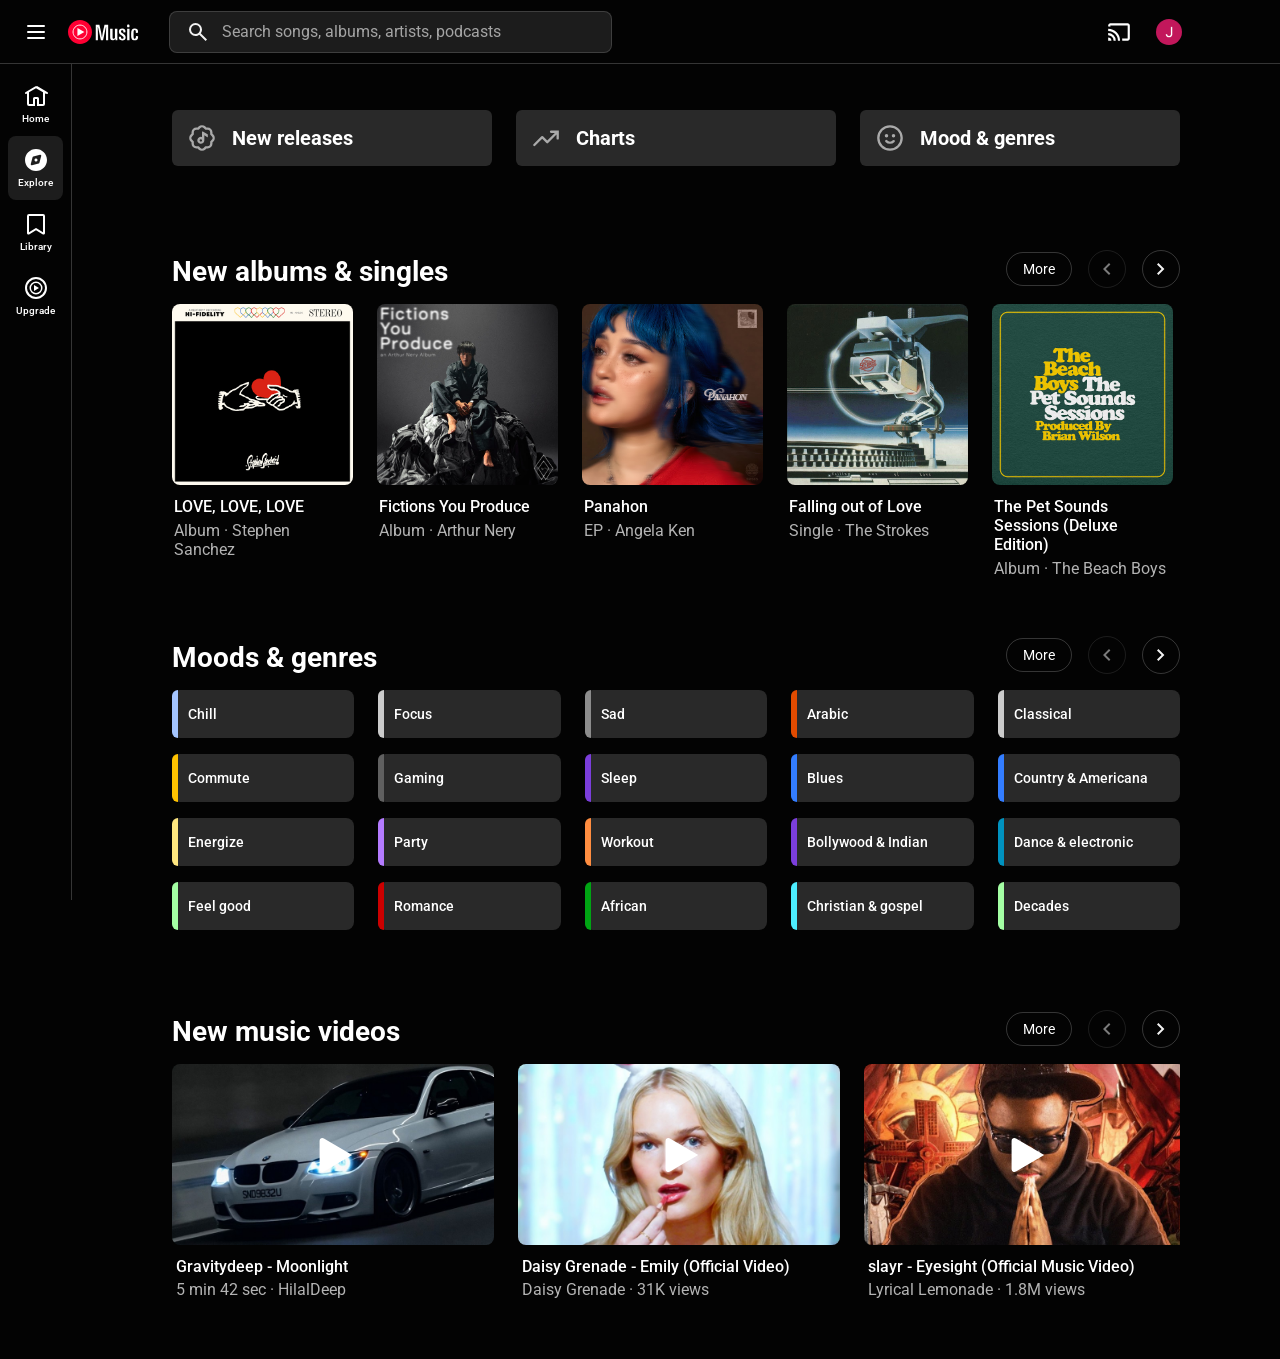
<file: explore.html>
<!DOCTYPE html>
<html lang="en">
  <head>
    <meta charset="UTF-8">
    <meta name="viewport" content="width=device-width, initial-scale=1.0">
    <title>Explore | YouTube Music Clone  </title>
    <link rel="icon" href="images/favicon.ico">
    <link rel="preconnect" href="https://fonts.googleapis.com">
    <link rel="preconnect" href="https://fonts.gstatic.com" crossorigin>
    <link href="https://fonts.googleapis.com/css2?family=Roboto:ital,wght@0,100..900;1,100..900&display=swap" rel="stylesheet">
    <link rel="stylesheet" href="styles/general.css">
    <link rel="stylesheet" href="styles/header.css">
    <link rel="stylesheet" href="styles/sidebar.css">
    <link rel="stylesheet" href="styles/categories-section.css">
    <link rel="stylesheet" href="styles/new-albums-section.css">
    <link rel="stylesheet" href="styles/moods-section.css">
    <link rel="stylesheet" href="styles/music-videos-section.css">
    <script defer src="scripts/script.js"></script>
  </head>
  <body>
    <script>
      if (localStorage.getItem('sidebarState') === 'expanded') {
        document.body.classList.add('sidebar-expanded');
      }
    </script>
    <header>  
      <section class="left-section">
        <div class="hamburger-menu-container" onclick="toggleSidebar()">
          <img class="hamburger-menu" src="icons/hambuger-menu-icon.svg" alt="hamburger menu">
        </div>
        <a href="index.html">
          <img class="youtube-music-logo" src="icons/youtube-music-logo.svg" alt="youtube music logo">
        </a>
        <div class="search-container">
          <img class="search-icon" src="icons/search-icon.svg" alt="search icon">
          <input class="search-input" type="text" placeholder="Search songs, albums, artists, podcasts">
        </div>
      </section>
      <section class="right-section">
        <div class="mobile-search-button">
          <img class="search-icon" src="icons/search-icon.svg" alt="search icon">
        </div>
        <div class="cast-button">
          <img class="cast-icon" src="icons/cast-icon.svg" alt="cast icon">
        </div>
        <div class="current-user-profile-container">
          <img  class="current-user-profile" src="channel-pictures/my-channel.jpg" alt="current user channel">
        </div>
      </section>
    </header>
    
    <nav id="navSidebar">
      <a href="index.html" class="nav-link" >
        <img src="icons/home-icon.svg" alt="home icon">
        <p>Home</p>
      </a>
      <a href="explore.html" class="nav-link active">
        <img class="explore-icon" src="icons/explore-icon-filled.svg" alt="explore icon">
        <p>Explore</p>
      </a>
      <a href="library.html" class="nav-link">
        <img class="library-icon" src="icons/library-icon.svg" alt="library icon">
        <p>Library</p>
      </a>
      <a class="nav-link" href="https://music.youtube.com/music_premium/musicfeed">
        <img class="youtube-music-icon" src="icons/youtube-music.svg" alt="youtube music icon">
        <p>Upgrade</p>
      </a>

      <div class="expanded-sidebar">
        <div class="hr"></div>
        <button class="create-playlist-button">
          <img src="icons/plus-icon.svg" alt="plus icon">
          New playlist
        </button>
        <div class="nav-playlist-container">
          <div class="nav-playlist-card">
            <p class="playlist-title">Liked Music</p>
            <p class="current-username">Auto playlist</p>
            <button class="nav-playlist-play-btn">
              <img src="icons/play-icon-black.svg" alt="play icon">
            </button>
          </div>  
          <div class="nav-playlist-card">
            <p class="playlist-title">...</p>
            <p class="current-username">Jio Perey</p>
            <button class="nav-playlist-play-btn">
              <img src="icons/play-icon-black.svg" alt="play icon">
            </button>
          </div>  
          <div class="nav-playlist-card">
            <p class="playlist-title">
              Old Discovers
            </p>
            <p class="current-username">
              Jio Perey
            </p>
            <button class="nav-playlist-play-btn">
              <img src="icons/play-icon-black.svg" alt="play icon">
            </button>
          </div>  
          <div class="nav-playlist-card">
            <p class="playlist-title">
              Classic OPM
            </p>
            <p class="current-username">
              Jio Perey
            </p>
            <button class="nav-playlist-play-btn">
              <img src="icons/play-icon-black.svg" alt="play icon">
            </button>
          </div>  
          <div class="nav-playlist-card">
            <p class="playlist-title">
              Modern OPM
            </p>
            <p class="current-username">
              Jio Perey
            </p>
            <button class="nav-playlist-play-btn">
              <img src="icons/play-icon-black.svg" alt="play icon">
            </button>
          </div>  
          <div class="nav-playlist-card">
            <div class="playlist-details"></div>
            <p class="playlist-title">
              Can't think of a playlist title 2
            </p>
            <p class="current-username">
              Jio Perey
            </p>
            <button class="nav-playlist-play-btn">
              <img src="icons/play-icon-black.svg" alt="play icon">
            </button>
          </div> 
          <div class="nav-playlist-card">
            <p class="playlist-title">
              Oldies but Goodies
            </p>
            <p class="current-username">
              Jio Perey
            </p>
            <button class="nav-playlist-play-btn">
              <img src="icons/play-icon-black.svg" alt="play icon">
            </button>
          </div>  
          <div class="nav-playlist-card">
            <p class="playlist-title">
              Feels like old
            </p>
            <p class="current-username">
              Jio Perey
            </p>
            <button class="nav-playlist-play-btn">
              <img src="icons/play-icon-black.svg" alt="play icon">
            </button>
          </div>  
          <div class="nav-playlist-card">
            <p class="playlist-title">
              Can't think of a playlist title
            </p>
            <p class="current-username">
              Jio Perey
            </p>
            <button class="nav-playlist-play-btn">
              <img src="icons/play-icon-black.svg" alt="play icon">
            </button>
          </div>  
          <div class="nav-playlist-card">
            <p class="playlist-title">
              Peace
            </p>
            <p class="current-username">
              Jio Perey
            </p>
            <button class="nav-playlist-play-btn">
              <img src="icons/play-icon-black.svg" alt="play icon">
            </button>
          </div>  
          <div class="nav-playlist-card">
            <p class="playlist-title">
              Episodes for Later
            </p>
            <p class="current-username">
              Auto playlist
            </p>
            <button class="nav-playlist-play-btn">
              <img src="icons/play-icon-black.svg" alt="play icon">
            </button>
          </div>  
        </div>
      </div>
    </nav>
    
    <main>
      <!-- Categories Section -->
      <section class="categories-section">
        <a href="https://music.youtube.com/new_releases">
          <div class="categories-card">
            <div class="music-icon-container" >
              <img src="icons/music-icon.svg">
            </div>
            <h2 class="category-title">New releases</h2>
          </div>
        </a>
        <a href="https://music.youtube.com/charts">
          <div class="categories-card">
            <div class="music-icon-container" >
              <img src="icons/trending-up.svg">
            </div>
            <h2 class="category-title">Charts</h2>
          </div>
        </a>
        <a href="https://music.youtube.com/moods_and_genres">
          <div class="categories-card">
            <div class="music-icon-container" >
              <img src="icons/smile-icon.svg">
            </div>
            <h2 class="category-title">Mood & genres</h2>
          </div>
        </a>
      </section>

      <!-- New Albums & Singles Section -->
      <section class="new-albums-section">
      <div class="section-heading">
        <h1 class="heading-title">
          <a href="https://music.youtube.com/new_releases/albums">New albums & singles</a>
        </h1>
        <div class="heading-actions">
          <a href="https://music.youtube.com/new_releases/albums">
            <button class="new-albums-more-btn">More</button>
          </a>
          <button class="new-albums-prev-btn">
            <img src="icons/previous-icon.svg">
          </button>
          <button class="new-albums-next-btn">
            <img src="icons/next-icon.svg">
          </button>
        </div>
      </div>
      <div class="new-albums-grid">
        <div class="new-album-preview">
          <div class="new-album-thumbnail">
            <a href="https://music.youtube.com/playlist?list=OLAK5uy_mDgFExLTpd_I6szVUoQzPB3fOLFb_YPqo">
              <img src="thumbnails/new-albums-thumbnails/love-love-love-thumbnail.jpg">
            </a>
            <div class="new-album-thumbnail-overlay"></div>
            <button class="new-album-more-vert-btn">
              <img src="icons/more-vert-icon.svg">
            </button>
            <a href="https://music.youtube.com/watch?v=OYHhCwuq6dg&list=OLAK5uy_mDgFExLTpd_I6szVUoQzPB3fOLFb_YPqo">
              <button class="play-button">
                <img src="icons/play-icon.svg">
              </button>
            </a>
          </div>
          <div class="new-album-info">
            <a class="album-title" href="https://music.youtube.com/playlist?list=OLAK5uy_mDgFExLTpd_I6szVUoQzPB3fOLFb_YPqo">
              LOVE, LOVE, LOVE
            </a>
            <p class="album-author">
              Album &#183;
              <a href="https://music.youtube.com/@stephensanchezofficial">
                Stephen Sanchez
              </a>
            </p>
          </div>
        </div>
        <div class="new-album-preview">
          <div class="new-album-thumbnail">
            <a href="https://music.youtube.com/playlist?list=OLAK5uy_mFvauLRlA3abx2A1teCx1f_Wub5HStHVM">
              <img src="thumbnails/new-albums-thumbnails/fictions-you-produce-thumbnail.jpg">
            </a>
            <div class="new-album-thumbnail-overlay"></div>
            <button class="new-album-more-vert-btn">
              <img src="icons/more-vert-icon.svg">
            </button>
            <a href="https://music.youtube.com/watch?v=j4QXsKSFIdw&list=OLAK5uy_mFvauLRlA3abx2A1teCx1f_Wub5HStHVM">
              <button class="play-button">
                <img src="icons/play-icon.svg">
              </button>
            </a>
          </div>
          <div class="new-album-info">
            <a class="album-title" href="https://music.youtube.com/playlist?list=OLAK5uy_mFvauLRlA3abx2A1teCx1f_Wub5HStHVM">
              Fictions You Produce
            </a>
            <p class="album-author">
              Album &#183;
              <a href="https://music.youtube.com/@arthurneryph">
                Arthur Nery
              </a>
            </p>
          </div>
        </div>
        <div class="new-album-preview">
          <div class="new-album-thumbnail">
            <a href="https://music.youtube.com/playlist?list=OLAK5uy_mCNFbydjOLE8aC3sAvexg3AdJeRT3SGYE">
              <img src="thumbnails/new-albums-thumbnails/panahon-thumbnail.jpg">
            </a>
            <div class="new-album-thumbnail-overlay"></div>
            <button class="new-album-more-vert-btn">
              <img src="icons/more-vert-icon.svg">
            </button>
            <a href="https://music.youtube.com/watch?v=_p7uGzr8jrg&list=OLAK5uy_mCNFbydjOLE8aC3sAvexg3AdJeRT3SGYE">
              <button class="play-button">
                <img src="icons/play-icon.svg">
              </button>
            </a>
          </div>
          <div class="new-album-info">
            <a class="album-title" href="https://music.youtube.com/playlist?list=OLAK5uy_mCNFbydjOLE8aC3sAvexg3AdJeRT3SGYE">
              Panahon
            </a>
            <p class="album-author">
              EP &#183;
              <a href="https://music.youtube.com/channel/UCQj-yfvAVH3TMPyTN991oUA">
                Angela Ken
              </a>
            </p>
          </div>
        </div>
        <div class="new-album-preview">
          <div class="new-album-thumbnail">
            <a href="https://music.youtube.com/playlist?list=OLAK5uy_koIQYv7QFOa5E_FWm635VZEKfZlrAPAjI">
              <img src="thumbnails/new-albums-thumbnails/falling-out-of-love-thumbnail.jpg">
            </a>
            <div class="new-album-thumbnail-overlay"></div>
            <button class="new-album-more-vert-btn">
              <img src="icons/more-vert-icon.svg">
            </button>
            <a href="https://music.youtube.com/watch?v=-ZdSZN7LdqY&list=OLAK5uy_koIQYv7QFOa5E_FWm635VZEKfZlrAPAjI">
              <button class="play-button">
                <img src="icons/play-icon.svg">
              </button>
            </a>
          </div>
          <div class="new-album-info">
            <a class="album-title" href="https://music.youtube.com/playlist?list=OLAK5uy_koIQYv7QFOa5E_FWm635VZEKfZlrAPAjI">
              Falling out of Love
            </a>
            <p class="album-author">
              Single &#183;
              <a href="https://music.youtube.com/@thestrokes">
                The Strokes
              </a>
            </p>
          </div>
        </div>
        <div class="new-album-preview">
          <div class="new-album-thumbnail">
            <a href="https://music.youtube.com/playlist?list=OLAK5uy_n2O-mmQdi1ggKmZIAiN1KqSEm37rO1W-0">
              <img src="thumbnails/new-albums-thumbnails/the-pet-sounds-sessions-thumbnail.jpg">
            </a>
            <div class="new-album-thumbnail-overlay"></div>
            <button class="new-album-more-vert-btn">
              <img src="icons/more-vert-icon.svg">
            </button>
            <a href="https://music.youtube.com/watch?v=5lP8BZcyoEQ&list=OLAK5uy_n2O-mmQdi1ggKmZIAiN1KqSEm37rO1W-0">
              <button class="play-button">
                <img src="icons/play-icon.svg">
              </button>
            </a>
          </div>
          <div class="new-album-info">
            <a class="album-title" href="https://music.youtube.com/playlist?list=OLAK5uy_n2O-mmQdi1ggKmZIAiN1KqSEm37rO1W-0">
              The Pet Sounds Sessions (Deluxe Edition)
            </a>
            <p class="album-author">
              Album &#183;
              <a href="https://music.youtube.com/@thebeachboys">
                The Beach Boys
              </a>
            </p>
          </div>
        </div>
        <div class="new-album-preview">
          <div class="new-album-thumbnail">
            <a href="https://music.youtube.com/playlist?list=OLAK5uy_m6GrgnUBPZR_cO9YvtdRisY8JLZ3wg8Es">
              <img src="thumbnails/new-albums-thumbnails/repeat-it-thumbnail.jpg">
            </a>
            <div class="new-album-thumbnail-overlay"></div>
            <button class="new-album-more-vert-btn">
              <img src="icons/more-vert-icon.svg">
            </button>
            <a href="https://music.youtube.com/watch?v=Sf9NZF5qBak&list=OLAK5uy_m6GrgnUBPZR_cO9YvtdRisY8JLZ3wg8Es">
              <button class="play-button">
                <img src="icons/play-icon.svg">
              </button>
            </a>
          </div>
          <div class="new-album-info">
            <a class="album-title" href="https://music.youtube.com/playlist?list=OLAK5uy_m6GrgnUBPZR_cO9YvtdRisY8JLZ3wg8Es">
              Repeat It
            </a>
            <p class="album-author">
              Single &#183;
              <a href="https://music.youtube.com/@MartinGarrix">
                Martin Garrix
              </a> &
              <a href="https://music.youtube.com/@EdSheeran">
                Ed Sheeran
              </a>
            </p>
          </div>
        </div>
        <div class="new-album-preview">
          <div class="new-album-thumbnail">
            <a href="https://music.youtube.com/playlist?list=OLAK5uy_kl1WeOZXJ4vAl0OCTldnoRwDvs4JcBTio">
              <img src="thumbnails/new-albums-thumbnails/grandmas-gospel-favorites-thumbnail.jpg">
            </a>
            <div class="new-album-thumbnail-overlay"></div>
            <button class="new-album-more-vert-btn">
              <img src="icons/more-vert-icon.svg">
            </button>
            <a href="https://music.youtube.com/watch?v=wPHQoo8z6vY&list=OLAK5uy_kl1WeOZXJ4vAl0OCTldnoRwDvs4JcBTio">
              <button class="play-button">
                <img src="icons/play-icon.svg">
              </button>
            </a>
          </div>
          <div class="new-album-info">
            <a class="album-title" href="https://music.youtube.com/playlist?list=OLAK5uy_kl1WeOZXJ4vAl0OCTldnoRwDvs4JcBTio">
              Grandma's Gospel Favorites
            </a>
            <p class="album-author">
              Album &#183;
              <a href="https://music.youtube.com/@JasonMraz">
                Jason Mraz  
              </a>
            </p>
          </div>
        </div>
        <div class="new-album-preview">
          <div class="new-album-thumbnail">
            <a href="https://music.youtube.com/playlist?list=OLAK5uy_mDCvuX2lQmIPIoIw4eoCejLvyD6D0V8wQ">
              <img src="thumbnails/new-albums-thumbnails/autumn-thumbnail.jpg">
            </a>
            <div class="new-album-thumbnail-overlay"></div>
            <button class="new-album-more-vert-btn">
              <img src="icons/more-vert-icon.svg">
            </button>
            <a href="https://music.youtube.com/watch?v=TKS4UOXlITI&list=OLAK5uy_mDCvuX2lQmIPIoIw4eoCejLvyD6D0V8wQ">
              <button class="play-button">
                <img src="icons/play-icon.svg">
              </button>
            </a>
          </div>
          <div class="new-album-info">
            <a class="album-title" href="https://music.youtube.com/playlist?list=OLAK5uy_mDCvuX2lQmIPIoIw4eoCejLvyD6D0V8wQ">
              Autumn (Reimagined)
            </a>
            <p class="album-author">
              EP &#183;
              <a href="https://music.youtube.com/@benandbenmusic">
                Ben&Ben  
              </a>
            </p>
          </div>
        </div>
        <div class="new-album-preview">
          <div class="new-album-thumbnail">
            <a href="https://music.youtube.com/playlist?list=OLAK5uy_mbWnOHz4s__MBlbyl4knAZx9RIwAbfnVM">
              <img src="thumbnails/new-albums-thumbnails/tayo-na-dali-thumbnail.jpg">
            </a>
            <div class="new-album-thumbnail-overlay"></div>
            <button class="new-album-more-vert-btn">
              <img src="icons/more-vert-icon.svg">
            </button>
            <a href="https://music.youtube.com/watch?v=TKS4UOXlITI&list=OLAK5uy_mDCvuX2lQmIPIoIw4eoCejLvyD6D0V8wQ">
              <button class="play-button">
                <img src="icons/play-icon.svg">
              </button>
            </a>
          </div>
          <div class="new-album-info">
            <a class="album-title" href="https://music.youtube.com/watch?v=SJcRTJvWLMo&list=OLAK5uy_mbWnOHz4s__MBlbyl4knAZx9RIwAbfnVM">
              Tayo Na, Dali!
            </a>
            <p class="album-author">
              Single &#183;
              <a href="https://music.youtube.com/@bloomfieldsmusic">
                The Bloomfields 
              </a>
            </p>
          </div>
        </div>
        <div class="new-album-preview">
          <div class="new-album-thumbnail">
            <a href="https://music.youtube.com/playlist?list=OLAK5uy_nRn4L6n21VwNNLZOMxVZ2WroeAvZ4rUlk">
              <img src="thumbnails/new-albums-thumbnails/opm-punk-rock-vibe-vol-1-thumbnail.jpg">
            </a>
            <div class="new-album-thumbnail-overlay"></div>
            <button class="new-album-more-vert-btn">
              <img src="icons/more-vert-icon.svg">
            </button>
            <a href="https://music.youtube.com/watch?v=SZRlKae1J-w&list=OLAK5uy_nRn4L6n21VwNNLZOMxVZ2WroeAvZ4rUlk">
              <button class="play-button">
                <img src="icons/play-icon.svg">
              </button>
            </a>
          </div>
          <div class="new-album-info">
            <a class="album-title" href="https://music.youtube.com/playlist?list=OLAK5uy_nRn4L6n21VwNNLZOMxVZ2WroeAvZ4rUlk">
              Opm Punk Rock Vibe, Vol. 1
            </a>
            <p class="album-author">
              Album &#183;
              <a href="https://music.youtube.com/@TheUltimateHeroes">
                The Ultimate Heroes
              </a>
            </p>
          </div>
        </div>
        <div class="new-album-preview">
          <div class="new-album-thumbnail">
            <a href="https://music.youtube.com/playlist?list=OLAK5uy_ni7Fkm59ZLdZS9h58zCD-uuXmptd_lsdg">
              <img src="thumbnails/new-albums-thumbnails/tahan-na-thumbnail.jpg">
            </a>
            <div class="new-album-thumbnail-overlay"></div>
            <button class="new-album-more-vert-btn">
              <img src="icons/more-vert-icon.svg">
            </button>
            <a href="https://music.youtube.com/watch?v=5w1Vo48jTWE&list=OLAK5uy_ni7Fkm59ZLdZS9h58zCD-uuXmptd_lsdg">
              <button class="play-button">
                <img src="icons/play-icon.svg">
              </button>
            </a>
          </div>
          <div class="new-album-info">
            <a class="album-title" href="https://music.youtube.com/playlist?list=OLAK5uy_ni7Fkm59ZLdZS9h58zCD-uuXmptd_lsdg">
              Tahan Na
            </a>
            <p class="album-author">
              Single &#183;
              <a href="https://music.youtube.com/channel/UCBsC49bZ6-JUkABGkHSmZUg">
                JC Herrero
              </a>
            </p>
          </div>
        </div>
        <div class="new-album-preview">
          <div class="new-album-thumbnail">
            <a href="https://music.youtube.com/playlist?list=OLAK5uy_lbPUH1U9sNuS54xnH5ySTcU9ZdblckUSA">
              <img src="thumbnails/new-albums-thumbnails/dito-muna-tayo-thumbnail.jpg">
            </a>
            <div class="new-album-thumbnail-overlay"></div>
            <button class="new-album-more-vert-btn">
              <img src="icons/more-vert-icon.svg">
            </button>
            <a href="https://music.youtube.com/watch?v=DBY5NW1Jxjk&list=OLAK5uy_lbPUH1U9sNuS54xnH5ySTcU9ZdblckUSA">
              <button class="play-button">
                <img src="icons/play-icon.svg">
              </button>
            </a>
          </div>
          <div class="new-album-info">
            <a class="album-title" href="https://music.youtube.com/playlist?list=OLAK5uy_lbPUH1U9sNuS54xnH5ySTcU9ZdblckUSA">
              dito muna tayo
            </a>
            <p class="album-author">
              Single &#183;
              <a href="https://music.youtube.com/@sydhartha">
                syd hartha
              </a> &
              <a href="https://music.youtube.com/channel/UC4E2f5-fQeyWCxOQAnMZ6PQ">
                TONEEJAY
              </a>
            </p>
          </div>
        </div>
        <div class="new-album-preview">
          <div class="new-album-thumbnail">
            <a href="https://music.youtube.com/playlist?list=OLAK5uy_n7eA_8XdrOcpjOl6wDGOi43LDYBgexOm0">
              <img src="thumbnails/new-albums-thumbnails/pako-thumbnail.jpg">
            </a>
            <div class="new-album-thumbnail-overlay"></div>
            <button class="new-album-more-vert-btn">
              <img src="icons/more-vert-icon.svg">
            </button>
            <a href="https://music.youtube.com/watch?v=DJJ12UwTiwo&list=OLAK5uy_n7eA_8XdrOcpjOl6wDGOi43LDYBgexOm0">
              <button class="play-button">
                <img src="icons/play-icon.svg">
              </button>
            </a>
          </div>
          <div class="new-album-info">
            <a class="album-title" href="https://music.youtube.com/playlist?list=OLAK5uy_n7eA_8XdrOcpjOl6wDGOi43LDYBgexOm0">
              PAKO (Open Verse)
            </a>
            <p class="album-author">
              Single &#183;
              <a href="https://music.youtube.com/@JustinJTaller">
                Justin Taller
              </a>
            </p>
          </div>
        </div>
        <div class="new-album-preview">
          <div class="new-album-thumbnail">
            <a href="https://music.youtube.com/playlist?list=OLAK5uy_lxnT0rwLJhxpmKsjto5cRgepKC3v4Y1wc">
              <img src="thumbnails/new-albums-thumbnails/lunod-thumbnail.jpg">
            </a>
            <div class="new-album-thumbnail-overlay"></div>
            <button class="new-album-more-vert-btn">
              <img src="icons/more-vert-icon.svg">
            </button>
            <a href="https://music.youtube.com/watch?v=K8rOqjCeg68&list=OLAK5uy_lxnT0rwLJhxpmKsjto5cRgepKC3v4Y1wc">
              <button class="play-button">
                <img src="icons/play-icon.svg">
              </button>
            </a>
          </div>
          <div class="new-album-info">
            <a class="album-title" href="https://music.youtube.com/playlist?list=OLAK5uy_lxnT0rwLJhxpmKsjto5cRgepKC3v4Y1wc">
              Lunod (feat. EC Orduna)
            </a>
            <p class="album-author">
              Single &#183;
              <a href="https://music.youtube.com/@Gloc9official">
                Gloc-9
              </a>
            </p>
          </div>
        </div>
        <div class="new-album-preview">
          <div class="new-album-thumbnail">
            <a href="https://music.youtube.com/playlist?list=OLAK5uy_njQgcon4kzlAlnUKNcwOuNo9qvXs5IB6A">
              <img src="thumbnails/new-albums-thumbnails/the-best-thumbnail.jpg">
            </a>
            <div class="new-album-thumbnail-overlay"></div>
            <button class="new-album-more-vert-btn">
              <img src="icons/more-vert-icon.svg">
            </button>
            <a href="https://music.youtube.com/watch?v=xC-SiiQZdzI&list=OLAK5uy_njQgcon4kzlAlnUKNcwOuNo9qvXs5IB6A">
              <button class="play-button">
                <img src="icons/play-icon.svg">
              </button>
            </a>
          </div>
          <div class="new-album-info">
            <a class="album-title" href="https://music.youtube.com/playlist?list=OLAK5uy_njQgcon4kzlAlnUKNcwOuNo9qvXs5IB6A">
              The Best
            </a>
            <p class="album-author">
              Album &#183;
              <a href="https://music.youtube.com/@gelmusic01">
                GelMusic
              </a>
            </p>
          </div>
        </div>
        <div class="new-album-preview">
          <div class="new-album-thumbnail">
            <a href="https://music.youtube.com/playlist?list=OLAK5uy_mawV7IB_gKBsbpGILgA5ODd5WfJSqhjxU">
              <img src="thumbnails/new-albums-thumbnails/opm-rock-covers-vol-1-thumbnail.jpg">
            </a>
            <div class="new-album-thumbnail-overlay"></div>
            <button class="new-album-more-vert-btn">
              <img src="icons/more-vert-icon.svg">
            </button>
            <a href="https://music.youtube.com/watch?v=EMDg-Zyn62I&list=OLAK5uy_mawV7IB_gKBsbpGILgA5ODd5WfJSqhjxU">
              <button class="play-button">
                <img src="icons/play-icon.svg">
              </button>
            </a>
          </div>
          <div class="new-album-info">
            <a class="album-title" href="https://music.youtube.com/playlist?list=OLAK5uy_mawV7IB_gKBsbpGILgA5ODd5WfJSqhjxU">
              Opm Rock Covers, Vol. 1
            </a>
            <p class="album-author">
              Album &#183;
              <a href="https://music.youtube.com/@RYNXRockMuzik">
                RYNX
              </a>
            </p>
          </div>
        </div>
        <div class="new-album-preview">
          <div class="new-album-thumbnail">
            <a href="https://music.youtube.com/playlist?list=OLAK5uy_mMD_lVKdrIIVnT8YX50VNcqXpEsXitmdE">
              <img src="thumbnails/new-albums-thumbnails/isa-dalawa-tatlo-cha-thumbnail.jpg">
            </a>
            <div class="new-album-thumbnail-overlay"></div>
            <button class="new-album-more-vert-btn">
              <img src="icons/more-vert-icon.svg">
            </button>
            <a href="https://music.youtube.com/watch?v=2eblQ0w2UMU&list=OLAK5uy_mMD_lVKdrIIVnT8YX50VNcqXpEsXitmdE">
              <button class="play-button">
                <img src="icons/play-icon.svg">
              </button>
            </a>
          </div>
          <div class="new-album-info">
            <a class="album-title" href="https://music.youtube.com/playlist?list=OLAK5uy_mMD_lVKdrIIVnT8YX50VNcqXpEsXitmdE">
              Isa, Dalawa, Tatlo, Cha
            </a>
            <p class="album-author">
              Single &#183;
              <a href="https://music.youtube.com/@YConstantino">
                Yeng Constantino
              </a>
            </p>
          </div>
        </div>
        <div class="new-album-preview">
          <div class="new-album-thumbnail">
            <a href="https://music.youtube.com/playlist?list=OLAK5uy_kysCIbzmW_EQI_f2_lBWwqNSp5owuM5SU">
              <img src="thumbnails/new-albums-thumbnails/lovesick-thumbnail.jpg">
            </a>
            <div class="new-album-thumbnail-overlay"></div>
            <button class="new-album-more-vert-btn">
              <img src="icons/more-vert-icon.svg">
            </button>
            <a href="https://music.youtube.com/watch?v=NVCwU1PblT0&list=OLAK5uy_kysCIbzmW_EQI_f2_lBWwqNSp5owuM5SU">
              <button class="play-button">
                <img src="icons/play-icon.svg">
              </button>
            </a>
          </div>
          <div class="new-album-info">
            <a class="album-title" href="https://music.youtube.com/playlist?list=OLAK5uy_kysCIbzmW_EQI_f2_lBWwqNSp5owuM5SU">
              Lovesick (Mas Pinasakit)
            </a>
            <p class="album-author">
              Single &#183;
              <a href="https://music.youtube.com/@cesca268">
                Cesca
              </a>
            </p>
          </div>
        </div>
        <div class="new-album-preview">
          <div class="new-album-thumbnail">
            <a href="https://music.youtube.com/playlist?list=OLAK5uy_lrpt_u8MORrwX7omo09ZPKWKyPKe3pH50">
              <img src="thumbnails/new-albums-thumbnails/ikaw-at-ikaw-thumbnail.jpg">
            </a>
            <div class="new-album-thumbnail-overlay"></div>
            <button class="new-album-more-vert-btn">
              <img src="icons/more-vert-icon.svg">
            </button>
            <a href="https://music.youtube.com/watch?v=ZYoCDXkOtJE&list=OLAK5uy_lrpt_u8MORrwX7omo09ZPKWKyPKe3pH50">
              <button class="play-button">
                <img src="icons/play-icon.svg">
              </button>
            </a>
          </div>
          <div class="new-album-info">
            <a class="album-title" href="https://music.youtube.com/playlist?list=OLAK5uy_lrpt_u8MORrwX7omo09ZPKWKyPKe3pH50">
              Ikaw at Ikaw
            </a>
            <p class="album-author">
              Single &#183;
              <a href="https://music.youtube.com/@iminigopascual">
                Inigo Pascual
              </a>
            </p>
          </div>
        </div>
        <div class="new-album-preview">
          <div class="new-album-thumbnail">
            <a href="https://music.youtube.com/playlist?list=OLAK5uy_l81m8XHbCP-Jj3QFNvgEWtT5FiQx407e4">
              <img src="thumbnails/new-albums-thumbnails/tayo-parin-thumbnail.jpg">
            </a>
            <div class="new-album-thumbnail-overlay"></div>
            <button class="new-album-more-vert-btn">
              <img src="icons/more-vert-icon.svg">
            </button>
            <a href="https://music.youtube.com/watch?v=zdQLRtiZkRI&list=OLAK5uy_l81m8XHbCP-Jj3QFNvgEWtT5FiQx407e4">
              <button class="play-button">
                <img src="icons/play-icon.svg">
              </button>
            </a>
          </div>
          <div class="new-album-info">
            <a class="album-title" href="https://music.youtube.com/playlist?list=OLAK5uy_l81m8XHbCP-Jj3QFNvgEWtT5FiQx407e4">
              TAYO PARIN
            </a>
            <p class="album-author">
              Single &#183;
              <a href="https://music.youtube.com/@SALBAKUTA">
                SALBAKUTA
              </a>
            </p>
          </div>
        </div>
        <div class="new-album-preview">
          <div class="new-album-thumbnail">
            <a href="https://music.youtube.com/playlist?list=OLAK5uy_nxRJ30Gzza_A-gwRzpV01NZo3a5ui8Uak">
              <img src="thumbnails/new-albums-thumbnails/kalapastanganan-thumbnail.jpg">
            </a>
            <div class="new-album-thumbnail-overlay"></div>
            <button class="new-album-more-vert-btn">
              <img src="icons/more-vert-icon.svg">
            </button>
            <a href="https://music.youtube.com/watch?v=-ToHwvtozI4&list=OLAK5uy_nxRJ30Gzza_A-gwRzpV01NZo3a5ui8Uak">
              <button class="play-button">
                <img src="icons/play-icon.svg">
              </button>
            </a>
          </div>
          <div class="new-album-info">
            <a class="album-title" href="https://music.youtube.com/playlist?list=OLAK5uy_nxRJ30Gzza_A-gwRzpV01NZo3a5ui8Uak">
              Kalapastanganan (Acoustic Version)
            </a>
            <p class="album-author">
              Single &#183;
              <a href="https://music.youtube.com/@yuhiiiiiii">
                YUHI
              </a>
            </p>
          </div>
        </div>
        <div class="new-album-preview">
          <div class="new-album-thumbnail">
            <a href="https://music.youtube.com/playlist?list=OLAK5uy_nwObhxXyYo8dZiw9GDM2bSAw-W-t9RypY">
              <img src="thumbnails/new-albums-thumbnails/walang-ibang-ikaw-thumbnail.jpg">
            </a>
            <div class="new-album-thumbnail-overlay"></div>
            <button class="new-album-more-vert-btn">
              <img src="icons/more-vert-icon.svg">
            </button>
            <a href="https://music.youtube.com/watch?v=n3HzhhrIB7o&list=OLAK5uy_nwObhxXyYo8dZiw9GDM2bSAw-W-t9RypY">
              <button class="play-button">
                <img src="icons/play-icon.svg">
              </button>
            </a>
          </div>
          <div class="new-album-info">
            <a class="album-title" href="https://music.youtube.com/playlist?list=OLAK5uy_nwObhxXyYo8dZiw9GDM2bSAw-W-t9RypY">
              Walang Ibang Ikaw (Stripped Down)
            </a>
            <p class="album-author">
              Single &#183;
              <a href="https://music.youtube.com/channel/UCvYpWufnhNrK4-YuM9CKKrA">
                Freestyle
              </a>
            </p>
          </div>
        </div>
      </div>
      </section>

      <!-- Moods & Genres Section -->
      <section class="moods-section">
        <div class="section-heading">
          <h1 class="heading-title">
            <a href="https://music.youtube.com/moods_and_genres">
              Moods & genres
            </a>
          </h1>
          <div class="heading-actions">
            <a href="https://music.youtube.com/moods_and_genres">
              <button class="moods-more-btn">
                More
              </button>
            </a>
            <button class="moods-prev-btn">
              <img src="icons/previous-icon.svg">
            </button>
            <button class="moods-next-btn">
              <img src="icons/next-icon.svg">
            </button>
          </div>
        </div>
        <div class="moods-grid">
          <a href="https://music.youtube.com/moods_and_genres" class="card accent-periwinkle-blue">
            <p class="card-title">
              Chill
            </p>
          </a>
          <a href="https://music.youtube.com/moods_and_genres" class="card accent-amber-gold">
            <p class="card-title">
              Commute
            </p>
          </a>
          <a href="https://music.youtube.com/moods_and_genres" class="card accent-light-yellow">
            <p class="card-title">
              Energize
            </p>
          </a>
          <a href="https://music.youtube.com/moods_and_genres" class="card accent-mint-green">
            <p class="card-title">
              Feel good
            </p>
          </a>
          <a href="https://music.youtube.com/moods_and_genres" class="card accent-light-gray">
            <p class="card-title">
              Focus
            </p>
          </a>
          <a href="https://music.youtube.com/moods_and_genres" class="card accent-charcoal-gray">
            <p class="card-title">
              Gaming
            </p>
          </a>
          <a href="https://music.youtube.com/moods_and_genres" class="card accent-lavender-purple">
            <p class="card-title">
              Party
            </p>
          </a>
          <a href="https://music.youtube.com/moods_and_genres" class="card accent-crimson-red">
            <p class="card-title">
              Romance
            </p>
          </a>
          <a href="https://music.youtube.com/moods_and_genres" class="card accent-medium-gray">
            <p class="card-title">
              Sad
            </p>
          </a>
          <a href="https://music.youtube.com/moods_and_genres" class="card accent-deep-purple">
            <p class="card-title">
              Sleep
            </p>
          </a>
          <a href="https://music.youtube.com/moods_and_genres" class="card accent-tangerine-orange">
            <p class="card-title">
              Workout
            </p>
          </a>
          <a href="https://music.youtube.com/moods_and_genres" class="card accent-kelly-green">
            <p class="card-title">
              African
            </p>
          </a>
          <a href="https://music.youtube.com/moods_and_genres" class="card accent-burnt-orange">
            <p class="card-title">
              Arabic
            </p>
          </a>
          <a href="https://music.youtube.com/moods_and_genres" class="card accent-royal-blue">
            <p class="card-title">
              Blues
            </p>
          </a>
          <a href="https://music.youtube.com/moods_and_genres" class="card accent-deep-purple">
            <p class="card-title">
              Bollywood & Indian
            </p>
          </a>
          <a href="https://music.youtube.com/moods_and_genres" class="card accent-cyan">
            <p class="card-title">
              Christian & gospel
            </p>
          </a>
          <a href="https://music.youtube.com/moods_and_genres" class="card accent-light-gray">
            <p class="card-title">
              Classical
            </p>
          </a>
          <a href="https://music.youtube.com/moods_and_genres" class="card accent-royal-blue">
            <p class="card-title">
              Country & Americana
            </p>
          </a>
          <a href="https://music.youtube.com/moods_and_genres" class="card accent-teal-blue">
            <p class="card-title">
              Dance & electronic
            </p>
          </a>
          <a href="https://music.youtube.com/moods_and_genres" class="card accent-mint-green">
            <p class="card-title">
              Decades
            </p>
          </a>
          <a href="https://music.youtube.com/moods_and_genres" class="card accent-teal-blue">
            <p class="card-title">
              Family
            </p>
          </a>
          <a href="https://music.youtube.com/moods_and_genres" class="card accent-kelly-green">
            <p class="card-title">
              Folk & acoustic
            </p>
          </a>
          <a href="https://music.youtube.com/moods_and_genres" class="card accent-burnt-orange">
            <p class="card-title">
              Hip-hop
            </p>
          </a>
          <a href="https://music.youtube.com/moods_and_genres" class="card accent-light-gray">
            <p class="card-title">
              Indie & alternative
            </p>
          </a>
          <a href="https://music.youtube.com/moods_and_genres" class="card accent-crimson-red">
            <p class="card-title">
              Indonesian
            </p>
          </a>
          <a href="https://music.youtube.com/moods_and_genres" class="card accent-hot-pink">
            <p class="card-title">
              J-pop
            </p>
          </a>
          <a href="https://music.youtube.com/moods_and_genres" class="card accent-periwinkle-blue">
            <p class="card-title">
              Jazz
            </p>
          </a>
          <a href="https://music.youtube.com/moods_and_genres" class="card accent-lavender-purple">
            <p class="card-title">
              K-pop
            </p>
          </a>
          <a href="https://music.youtube.com/moods_and_genres" class="card accent-amber-gold">
            <p class="card-title">
              Latin
            </p>
          </a>
          <a href="https://music.youtube.com/moods_and_genres" class="card accent-coral-pink">
            <p class="card-title">
              Mandopop & cantopop
            </p>
          </a>
          <a href="https://music.youtube.com/moods_and_genres" class="card accent-medium-gray">
            <p class="card-title">
              Metal
            </p>
          </a>
          <a href="https://music.youtube.com/moods_and_genres" class="card accent-amber-gold">
            <p class="card-title">
              OPM
            </p>
          </a>
          <a href="https://music.youtube.com/moods_and_genres" class="card accent-hot-pink">
            <p class="card-title">
              Pop
            </p>
          </a>
          <a href="https://music.youtube.com/moods_and_genres" class="card accent-deep-purple">
            <p class="card-title">
              R&B & soul
            </p>
          </a>
          <a href="https://music.youtube.com/moods_and_genres" class="card accent-light-yellow">
            <p class="card-title">
              Reggae & caribbean
            </p>
          </a>
          <a href="https://music.youtube.com/moods_and_genres" class="card accent-crimson-red">
            <p class="card-title">
              Rock
            </p>
          </a>
          <a href="https://music.youtube.com/moods_and_genres" class="card accent-light-yellow">
            <p class="card-title">
              Seasonal
            </p>
          </a>
          <a href="https://music.youtube.com/moods_and_genres" class="card accent-cyan">
            <p class="card-title">
              Soundtracks & musicals
            </p>
          </a>
          <a href="https://music.youtube.com/moods_and_genres" class="card accent-cyan">
            <p class="card-title">
              Thai
            </p>
          </a>
        </div>
      </section>

      <!-- New Music Videos Section -->
      <section class="music-videos-section">
        <div class="section-heading">
          <h1 class="heading-title">
            <a href="https://music.youtube.com/new_releases/videos">
              New music videos
            </a>
          </h1>
          <div class="heading-actions">
            <a href="https://music.youtube.com/new_releases/videos">
              <button class="play-all-button">
                More
              </button>
            </a>
            <button class="music-videos-prev-btn">
              <img src="icons/previous-icon.svg">
            </button>
            <button class="music-videos-next-btn">
              <img src="icons/next-icon.svg">
            </button>
          </div>
        </div>
        <div class="music-videos-grid">
          <div class="music-video-preview">
            <div class="music-video-thumbnail">
              <a href="https://music.youtube.com/watch?v=0oXOPZqmqVw">
                <img src="thumbnails/music-videos-thumbnails/gravitydeep-moonlight-thumbnail.jpg">
              </a>
              <div class="music-video-thumbnail-overlay">
                <button class="music-video-play-btn">
                  <img src="icons/play-icon.svg">
                </button>
              </div>
              <button class="music-video-more-btn">
                <img src="icons/more-vert-icon.svg">
              </button>
            </div>
            <div class="music-video-info">
              <p class="music-video-title">
                Gravitydeep - Moonlight
              </p>
              <p class="music-video-stats">
                5 min 42 sec
                &#183; 
                <a href="https://music.youtube.com/@HilalDeep">
                  HilalDeep
                </a>
              </p>
            </div>
          </div>
          <div class="music-video-preview">
            <div class="music-video-thumbnail">
              <a href="https://music.youtube.com/watch?v=RlIAg1lHN4g">
                <img src="thumbnails/music-videos-thumbnails/emily-thumbnail.jpg">
              </a>
              <div class="music-video-thumbnail-overlay">
                <button class="music-video-play-btn">
                  <img src="icons/play-icon.svg">
                </button>
              </div>
              <button class="music-video-more-btn">
                <img src="icons/more-vert-icon.svg">
              </button>
            </div>
            <div class="music-video-info">
              <p class="music-video-title">
                Daisy Grenade - Emily (Official Video)
              </p>
              <p class="music-video-stats">
                <a href="https://music.youtube.com/@daisygrenade">
                  Daisy Grenade
                </a>
                &#183; 31K views
              </p>
            </div>
          </div>
          <div class="music-video-preview">
            <div class="music-video-thumbnail">
              <a href="https://music.youtube.com/watch?v=xpQ2KyNiVAU">
                <img src="thumbnails/music-videos-thumbnails/slayr-thumbnail.jpg">
              </a>
              <div class="music-video-thumbnail-overlay">
                <button class="music-video-play-btn">
                  <img src="icons/play-icon.svg">
                </button>
              </div>
              <button class="music-video-more-btn">
                <img src="icons/more-vert-icon.svg">
              </button>
            </div>
            <div class="music-video-info">
              <p class="music-video-title">
                slayr - Eyesight (Official Music Video)
              </p>
              <p class="music-video-stats">
                <a href="https://music.youtube.com/@lyricalemonade">
                  Lyrical Lemonade
                </a>
                &#183; 1.8M views
              </p>
            </div>
          </div>
          <div class="music-video-preview">
            <div class="music-video-thumbnail">
              <a href="https://music.youtube.com/watch?v=B7i3D8E8kOw">
                <img src="thumbnails/music-videos-thumbnails/favour-thumbnail.jpg">
              </a>
              <div class="music-video-thumbnail-overlay">
                <button class="music-video-play-btn">
                  <img src="icons/play-icon.svg">
                </button>
              </div>
              <button class="music-video-more-btn">
                <img src="icons/more-vert-icon.svg">
              </button>
            </div>
            <div class="music-video-info">
              <p class="music-video-title">
                Favour
              </p>
              <p class="music-video-stats">
                <a href="https://music.youtube.com/@fisher">
                  FISHER
                </a> &
                <a href="https://music.youtube.com/@tonesandi">
                  Tones And I
                </a>
                &#183; 2.1M views
              </p>
            </div>
          </div>
          <div class="music-video-preview">
            <div class="music-video-thumbnail">
              <a href="https://music.youtube.com/watch?v=z-OwvCX7fJA">
                <img src="thumbnails/music-videos-thumbnails/jezebel-thumbnail.jpg">
              </a>
              <div class="music-video-thumbnail-overlay">
                <button class="music-video-play-btn">
                  <img src="icons/play-icon.svg">
                </button>
              </div>
              <button class="music-video-more-btn">
                <img src="icons/more-vert-icon.svg">
              </button>
            </div>
            <div class="music-video-info">
              <p class="music-video-title">
                JEZEBEL
              </p>
              <p class="music-video-stats">
                <a href="https://music.youtube.com/@Giveon">
                  GIVĒON
                </a>
                &#183; 267K views
              </p>
            </div>
          </div>
          <div class="music-video-preview">
            <div class="music-video-thumbnail">
              <a href="https://music.youtube.com/watch?v=Z58lGsm28io">
                <img src="thumbnails/music-videos-thumbnails/blondie-thumbnail.jpg">
              </a>
              <div class="music-video-thumbnail-overlay">
                <button class="music-video-play-btn">
                  <img src="icons/play-icon.svg">
                </button>
              </div>
              <button class="music-video-more-btn">
                <img src="icons/more-vert-icon.svg">
              </button>
            </div>
            <div class="music-video-info">
              <p class="music-video-title">
                Blondie
              </p>
              <p class="music-video-stats">
                <a href="https://music.youtube.com/channel/UC5A2Eyd8Li6PCi8iOJUIViQ">
                  Bladee
                </a>
                &#183; 157K views
              </p>
            </div>
          </div>
          <div class="music-video-preview">
            <div class="music-video-thumbnail">
              <a href="https://music.youtube.com/watch?v=T7LS1mxJA68">
                <img src="thumbnails/music-videos-thumbnails/hallucination-thumbnail.jpg">
              </a>
              <div class="music-video-thumbnail-overlay">
                <button class="music-video-play-btn">
                  <img src="icons/play-icon.svg">
                </button>
              </div>
              <button class="music-video-more-btn">
                <img src="icons/more-vert-icon.svg">
              </button>
            </div>
            <div class="music-video-info">
              <p class="music-video-title">
                Hallucination
              </p>
              <p class="music-video-stats">
                <a href="https://music.youtube.com/@isabellarosa5800">
                  Isabel LaRosa
                </a>
                &#183; 90K views
              </p>
            </div>
          </div>
          <div class="music-video-preview">
            <div class="music-video-thumbnail">
              <a href="https://music.youtube.com/watch?v=Fnxoa7ni8Ho">
                <img src="thumbnails/music-videos-thumbnails/bad-guy-thumbnail.jpg">
              </a>
              <div class="music-video-thumbnail-overlay">
                <button class="music-video-play-btn">
                  <img src="icons/play-icon.svg">
                </button>
              </div>
              <button class="music-video-more-btn">
                <img src="icons/more-vert-icon.svg">
              </button>
            </div>
            <div class="music-video-info">
              <p class="music-video-title">
                Bad Guy
              </p>
              <p class="music-video-stats">
                <a href="https://music.youtube.com/@97honestav">
                  honestav
                </a>
                &#183; 122K views
              </p>
            </div>
          </div>
          <div class="music-video-preview">
            <div class="music-video-thumbnail">
              <a href="https://music.youtube.com/watch?v=ZwE_s_927-k">
                <img src="thumbnails/music-videos-thumbnails/nisan-besan-thumbnail.jpg">
              </a>
              <div class="music-video-thumbnail-overlay">
                <button class="music-video-play-btn">
                  <img src="icons/play-icon.svg">
                </button>
              </div>
              <button class="music-video-more-btn">
                <img src="icons/more-vert-icon.svg">
              </button>
            </div>
            <div class="music-video-info">
              <p class="music-video-title">
                Nisan Besan
              </p>
              <p class="music-video-stats">
                8 min 3 sec
                &#183; 
                <a href="https://music.youtube.com/@HilalDeep">
                  HilalDeep
                </a>
              </p>
            </div>
          </div>
          <div class="music-video-preview">
            <div class="music-video-thumbnail">
              <a href="https://music.youtube.com/watch?v=ak4Ti54Y6rY">
                <img src="thumbnails/music-videos-thumbnails/who-will-you-follow-thumbnail.jpg">
              </a>
              <div class="music-video-thumbnail-overlay">
                <button class="music-video-play-btn">
                  <img src="icons/play-icon.svg">
                </button>
              </div>
              <button class="music-video-more-btn">
                <img src="icons/more-vert-icon.svg">
              </button>
            </div>
            <div class="music-video-info">
              <p class="music-video-title">
                Who Will You Follow
              </p>
              <p class="music-video-stats">
                <a href="https://music.youtube.com/@Evanescence">
                  Evanescence
                </a>
                &#183; 3.2M views
              </p>
            </div>
          </div>
          <div class="music-video-preview">
            <div class="music-video-thumbnail">
              <a href="https://music.youtube.com/watch?v=JciiAH5lLH8">
                <img src="thumbnails/music-videos-thumbnails/but-nvm-thumbnail.jpg">
              </a>
              <div class="music-video-thumbnail-overlay">
                <button class="music-video-play-btn">
                  <img src="icons/play-icon.svg">
                </button>
              </div>
              <button class="music-video-more-btn">
                <img src="icons/more-vert-icon.svg">
              </button>
            </div>
            <div class="music-video-info">
              <p class="music-video-title">
                But, Nvm
              </p>
              <p class="music-video-stats">
                <a href="https://music.youtube.com/@BabyRoseMusic">
                  Baby Rose
                </a>
                &#183; 36K views
              </p>
            </div>
          </div>
          <div class="music-video-preview">
            <div class="music-video-thumbnail">
              <a href="https://music.youtube.com/watch?v=s5mClhWsajE">
                <img src="thumbnails/music-videos-thumbnails/heads-up-thumbnail.jpg">
              </a>
              <div class="music-video-thumbnail-overlay">
                <button class="music-video-play-btn">
                  <img src="icons/play-icon.svg">
                </button>
              </div>
              <button class="music-video-more-btn">
                <img src="icons/more-vert-icon.svg">
              </button>
            </div>
            <div class="music-video-info">
              <p class="music-video-title">
                Johnny Orlando - Heads Up (Official Video)
              </p>
              <p class="music-video-stats">
                <a href="https://music.youtube.com/@JohnnyOrlando">
                  Johnny Orlando
                </a>
                &#183; 42K views
              </p>
            </div>
          </div>
          <div class="music-video-preview">
            <div class="music-video-thumbnail">
              <a href="https://music.youtube.com/watch?v=zHPQc3kxesc">
                <img src="thumbnails/music-videos-thumbnails/everglades-remix-thumbnail.jpg">
              </a>
              <div class="music-video-thumbnail-overlay">
                <button class="music-video-play-btn">
                  <img src="icons/play-icon.svg">
                </button>
              </div>
              <button class="music-video-more-btn">
                <img src="icons/more-vert-icon.svg">
              </button>
            </div>
            <div class="music-video-info">
              <p class="music-video-title">
                Everglades (Remix)
              </p>
              <p class="music-video-stats">
                <a href="https://music.youtube.com/@FattMack">
                  FattMack
                </a> &
                <a href="https://music.youtube.com/@Aziedoesntexist">
                  AZIEDOESNTEXIST
                </a>
                &#183; 1M views
              </p>
            </div>
          </div>
          <div class="music-video-preview">
            <div class="music-video-thumbnail">
              <a href="https://music.youtube.com/watch?v=iDoGLlTByYk">
                <img src="thumbnails/music-videos-thumbnails/elbow-room-thumbnail.jpg">
              </a>
              <div class="music-video-thumbnail-overlay">
                <button class="music-video-play-btn">
                  <img src="icons/play-icon.svg">
                </button>
              </div>
              <button class="music-video-more-btn">
                <img src="icons/more-vert-icon.svg">
              </button>
            </div>
            <div class="music-video-info">
              <p class="music-video-title">
                Elbow Room
              </p>
              <p class="music-video-stats">
                <a href="https://music.youtube.com/@getmoneytv">
                  Paul Wall
                </a>
                &#183; 134K views
              </p>
            </div>
          </div>
          <div class="music-video-preview">
            <div class="music-video-thumbnail">
              <a href="https://music.youtube.com/watch?v=D71DjYBflig">
                <img src="thumbnails/music-videos-thumbnails/gysm-thumbnail.jpg">
              </a>
              <div class="music-video-thumbnail-overlay">
                <button class="music-video-play-btn">
                  <img src="icons/play-icon.svg">
                </button>
              </div>
              <button class="music-video-more-btn">
                <img src="icons/more-vert-icon.svg">
              </button>
            </div>
            <div class="music-video-info">
              <p class="music-video-title">
                GYSM
              </p>
              <p class="music-video-stats">
                <a href="https://music.youtube.com/@SkillaBaby">
                  Skilla Baby
                </a>
                &#183; 413K views
              </p>
            </div>
          </div>
        </div>
      </section>
    </main>
  </body>
</html>
</file>
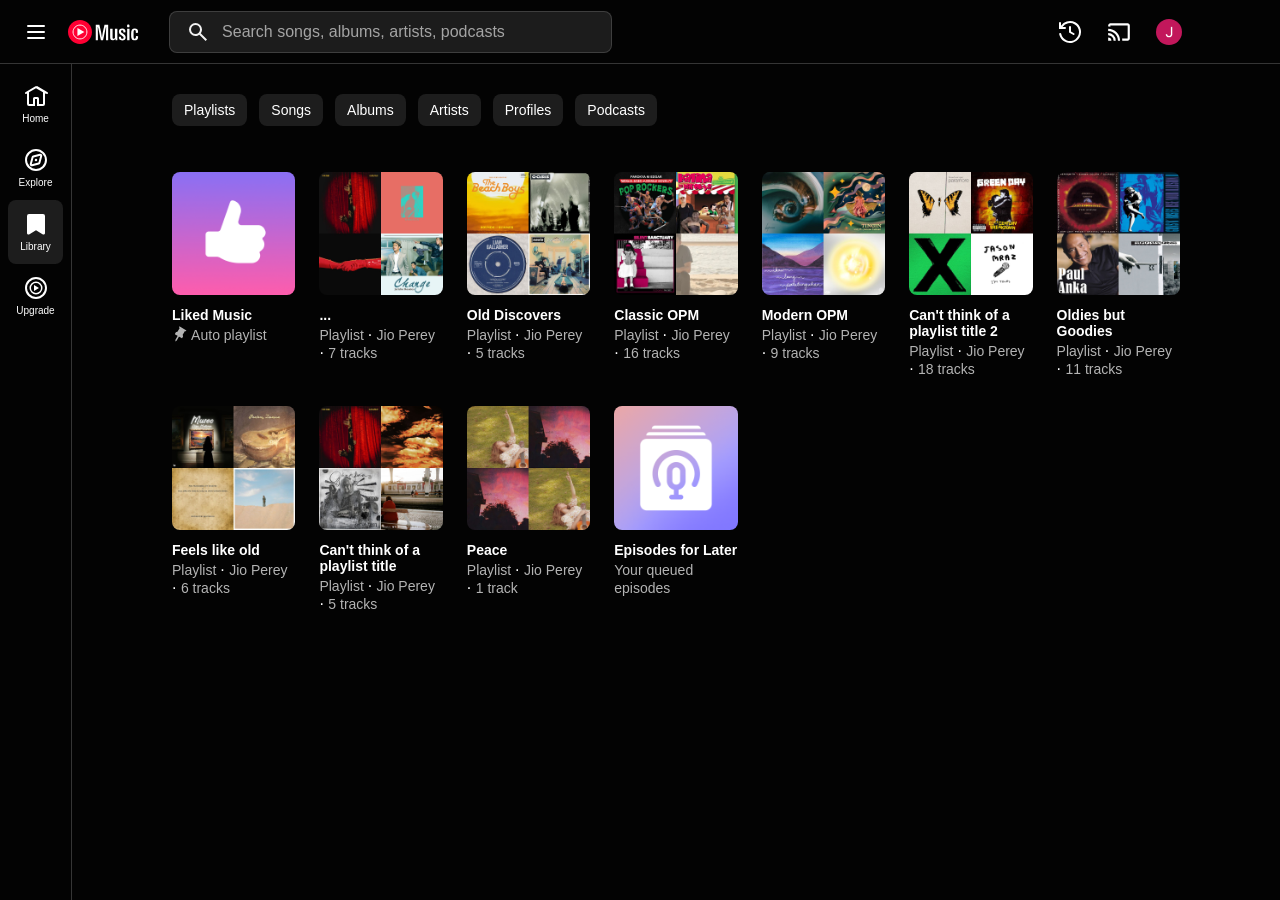
<file: library.html>
<!DOCTYPE html>
<html lang="en">
  <head>
    <meta charset="UTF-8">
    <meta name="viewport" content="width=device-width, initial-scale=1.0">
    <title>Library | YouTube Music Clone</title>
    <link rel="icon" href="images/favicon.ico">
    <link rel="stylesheet" href="styles/general.css">
    <link rel="stylesheet" href="styles/header.css">
    <link rel="stylesheet" href="styles/sidebar.css">
    <link rel="stylesheet" href="styles/chips-section.css">
    <link rel="stylesheet" href="styles/from-library-section.css">
    <link rel="stylesheet" href="styles/library.css">
    <script defer src="scripts/script.js"></script>
  </head>
  <body>
    <script>
      if (localStorage.getItem('sidebarState') === 'expanded') {
        document.body.classList.add('sidebar-expanded');
      }
    </script>
    <header>  
      <section class="left-section">
        <div class="hamburger-menu-container" onclick="toggleSidebar()">
          <img class="hamburger-menu" src="icons/hambuger-menu-icon.svg" alt="hamburger menu">
        </div>
        <a href="index.html">
          <img class="youtube-music-logo" src="icons/youtube-music-logo.svg" alt="youtube music logo">
        </a>
        <div class="search-container">
          <img class="search-icon" src="icons/search-icon.svg" alt="search icon">
          <input class="search-input" type="text" placeholder="Search songs, albums, artists, podcasts">
        </div>
      </section>
      <section class="right-section">
        <div class="mobile-search-button">
          <img class="search-icon" src="icons/search-icon.svg" alt="search icon">
        </div>
        <div class="history-link">
          <img class="history-icon" src="icons/history-icon.svg" alt="history icon">
        </div>
        <div class="cast-button">
          <img class="cast-icon" src="icons/cast-icon.svg" alt="cast icon">
        </div>
        <div class="current-user-profile-container">
          <img  class="current-user-profile" src="channel-pictures/my-channel.jpg" alt="current user channel">
        </div>
      </section>
    </header>
    
    <nav id="navSidebar">
      <a href="index.html" class="nav-link" >
        <img src="icons/home-icon.svg" alt="home icon">
        <p>Home</p>
      </a>
      <a href="explore.html" class="nav-link">
        <img class="explore-icon" src="icons/explore-icon.svg" alt="explore icon">
        <p>Explore</p>
      </a>
      <a href="library.html" class="nav-link active">
        <img class="library-icon" src="icons/library-icon-filled.svg" alt="library icon">
        <p>Library</p>
      </a>
      <a class="nav-link" href="https://music.youtube.com/music_premium/musicfeed">
        <img class="youtube-music-icon" src="icons/youtube-music.svg" alt="youtube music icon">
        <p>Upgrade</p>
      </a>

      <div class="expanded-sidebar">
        <div class="hr"></div>
        <button class="create-playlist-button">
          <img src="icons/plus-icon.svg" alt="plus icon">
          New playlist
        </button>
        <div class="nav-playlist-container">
          <div class="nav-playlist-card">
            <p class="playlist-title">Liked Music</p>
            <p class="current-username">Auto playlist</p>
            <button class="nav-playlist-play-btn">
              <img src="icons/play-icon-black.svg" alt="play icon">
            </button>
          </div>  
          <div class="nav-playlist-card">
            <p class="playlist-title">...</p>
            <p class="current-username">Jio Perey</p>
            <button class="nav-playlist-play-btn">
              <img src="icons/play-icon-black.svg" alt="play icon">
            </button>
          </div>  
          <div class="nav-playlist-card">
            <p class="playlist-title">
              Old Discovers
            </p>
            <p class="current-username">
              Jio Perey
            </p>
            <button class="nav-playlist-play-btn">
              <img src="icons/play-icon-black.svg" alt="play icon">
            </button>
          </div>  
          <div class="nav-playlist-card">
            <p class="playlist-title">
              Classic OPM
            </p>
            <p class="current-username">
              Jio Perey
            </p>
            <button class="nav-playlist-play-btn">
              <img src="icons/play-icon-black.svg" alt="play icon">
            </button>
          </div>  
          <div class="nav-playlist-card">
            <p class="playlist-title">
              Modern OPM
            </p>
            <p class="current-username">
              Jio Perey
            </p>
            <button class="nav-playlist-play-btn">
              <img src="icons/play-icon-black.svg" alt="play icon">
            </button>
          </div>  
          <div class="nav-playlist-card">
            <div class="playlist-details"></div>
            <p class="playlist-title">
              Can't think of a playlist title 2
            </p>
            <p class="current-username">
              Jio Perey
            </p>
            <button class="nav-playlist-play-btn">
              <img src="icons/play-icon-black.svg" alt="play icon">
            </button>
          </div> 
          <div class="nav-playlist-card">
            <p class="playlist-title">
              Oldies but Goodies
            </p>
            <p class="current-username">
              Jio Perey
            </p>
            <button class="nav-playlist-play-btn">
              <img src="icons/play-icon-black.svg" alt="play icon">
            </button>
          </div>  
          <div class="nav-playlist-card">
            <p class="playlist-title">
              Feels like old
            </p>
            <p class="current-username">
              Jio Perey
            </p>
            <button class="nav-playlist-play-btn">
              <img src="icons/play-icon-black.svg" alt="play icon">
            </button>
          </div>  
          <div class="nav-playlist-card">
            <p class="playlist-title">
              Can't think of a playlist title
            </p>
            <p class="current-username">
              Jio Perey
            </p>
            <button class="nav-playlist-play-btn">
              <img src="icons/play-icon-black.svg" alt="play icon">
            </button>
          </div>  
          <div class="nav-playlist-card">
            <p class="playlist-title">
              Peace
            </p>
            <p class="current-username">
              Jio Perey
            </p>
            <button class="nav-playlist-play-btn">
              <img src="icons/play-icon-black.svg" alt="play icon">
            </button>
          </div>  
          <div class="nav-playlist-card">
            <p class="playlist-title">
              Episodes for Later
            </p>
            <p class="current-username">
              Auto playlist
            </p>
            <button class="nav-playlist-play-btn">
              <img src="icons/play-icon-black.svg" alt="play icon">
            </button>
          </div>  
        </div>
      </div>
    </nav>

    <main>
      <!-- Chips Section -->
      <section class="chips-section">
        <div class="chip">
          <p>Playlists</p>
        </div>
        <div class="chip">
          <p>Songs</p>
        </div>
        <div class="chip">
          <p>Albums</p>
        </div>
        <div class="chip">
          <p>Artists</p>
        </div>
        <div class="chip">
          <p>Profiles</p>
        </div>
        <div class="chip">
          <p>Podcasts</p>
        </div>
      </section>
      
      <!-- Library Grid Section -->
      <section class="library-grid">
        <div class="playlist-card">
          <div class="playlist-thumbnail">
            <a href="https://music.youtube.com/playlist?list=PLeWcVRugwd3gLSuFE0JJythAETCtvwfU5">
              <img src="images/library/liked-music-thumbnail.png">
            </a>
            <div class="playlist-thumbnail-overlay"></div>
            <button class="playlist-more-button">
              <img src="icons/more-vert-icon.svg">
            </button>
            <a href="https://music.youtube.com/watch?v=ChXcD6Z4uvQ&list=PLeWcVRugwd3gLSuFE0JJythAETCtvwfU5">
              <button class="play-button">
                <img src="icons/play-icon.svg">
              </button>
            </a>
          </div>
          <div class="playlist-info">
            <a href="library.html" class="playlist-title">
              Liked Music
            </a>
            <p class="category">
              <img class="pin-icon" src="icons/pin-icon.svg" alt="pin-icon">
              Auto playlist
            </p>
          </div>
        </div>
        <div class="playlist-card">
          <!-- Playlist Thumbnail Container -->
          <div class="playlist-thumbnail">
            <a href="https://music.youtube.com/playlist?list=PLeWcVRugwd3jTlqdCKjdKJ_gZ6YKeU9Xw">
              <img src="thumbnails/playlist-thumbnails/aray-ko-thumbnail.jpg">
            </a>
            <!-- Playlist Thumbnail Overlay -->
            <div class="playlist-thumbnail-overlay"></div>
            <button class="playlist-more-button">
              <img src="icons/more-vert-icon.svg">
            </button>
            <a href="https://music.youtube.com/watch?v=NDWJWILEA7o&list=PLeWcVRugwd3jTlqdCKjdKJ_gZ6YKeU9Xw">
              <button class="play-button">
                <img src="icons/play-icon.svg">
              </button>
            </a>
          </div>
          <!-- Playlist Information -->
          <div class="playlist-info">
            <a href="https://music.youtube.com/playlist?list=PLeWcVRugwd3jTlqdCKjdKJ_gZ6YKeU9Xw" class="playlist-title">
              ...
            </a>
            <p class="category">
              Playlist
            </p> &#183;
            <a href="https://music.youtube.com/@jiolawrenceperey" class="playlist-author">
              Jio Perey
            </a> &#183;
            <p class="playlist-tracks-no">
              7 tracks
            </p>
          </div>
        </div>
        <div class="playlist-card">
          <div class="playlist-thumbnail">
            <a href="https://music.youtube.com/playlist?list=PLeWcVRugwd3hvugx8-eEtDSL26cEHMjiL">
              <img src="thumbnails/playlist-thumbnails/old-discovers-thumbnail.jpg">
            </a>
            <div class="playlist-thumbnail-overlay"></div>
            <button class="playlist-more-button">
              <img src="icons/more-vert-icon.svg">
            </button>
            <a href="https://music.youtube.com/watch?v=djV11Xbc914&list=PLeWcVRugwd3hvugx8-eEtDSL26cEHMjiL">
              <button class="play-button">
                <img src="icons/play-icon.svg">
              </button>
            </a>
          </div>
          <div class="playlist-info">
            <a href="https://music.youtube.com/playlist?list=PLeWcVRugwd3hvugx8-eEtDSL26cEHMjiL" class="playlist-title">
              Old Discovers
            </a>
            <p class="category">
              Playlist
            </p> &#183;
            <a href="https://music.youtube.com/@jiolawrenceperey" class="playlist-author">
              Jio Perey
            </a> &#183;
            <p class="playlist-tracks-no">
              5 tracks
            </p>
          </div>
        </div>
        <div class="playlist-card">
          <div class="playlist-thumbnail">
            <a href="https://music.youtube.com/playlist?list=PLeWcVRugwd3gnU0t2ikD13z0I8jkWvGbX">
              <img src="thumbnails/playlist-thumbnails/classic-opm-thumbnail.jpg">
            </a>
            <div class="playlist-thumbnail-overlay"></div>
            <button class="playlist-more-button">
              <img src="icons/more-vert-icon.svg">
            </button>
            <a href="https://music.youtube.com/watch?v=RFxDGanO60k&list=PLeWcVRugwd3gnU0t2ikD13z0I8jkWvGbX">
              <button class="play-button">
                <img src="icons/play-icon.svg">
              </button>
            </a>
          </div>
          <div class="playlist-info">
            <a href="https://music.youtube.com/playlist?list=PLeWcVRugwd3gnU0t2ikD13z0I8jkWvGbX" class="playlist-title">
              Classic OPM
            </a>
            <p class="category">
              Playlist
            </p> &#183;
            <a href="https://music.youtube.com/@jiolawrenceperey" class="playlist-author">
              Jio Perey
            </a> &#183;
            <p class="playlist-tracks-no">
              16 tracks
            </p>
          </div>
        </div>
        <div class="playlist-card">
          <div class="playlist-thumbnail">
            <a href="https://music.youtube.com/playlist?list=PLeWcVRugwd3i3NxrTHEfIvgioLUBLmZt1">
              <img src="thumbnails/playlist-thumbnails/modern-opm-thumbnail.jpg">
            </a>
            <div class="playlist-thumbnail-overlay"></div>
            <button class="playlist-more-button">
              <img src="icons/more-vert-icon.svg">
            </button>
            <a href="https://music.youtube.com/watch?v=JpqpqwI8Esk&list=PLeWcVRugwd3i3NxrTHEfIvgioLUBLmZt1">
              <button class="play-button">
                <img src="icons/play-icon.svg">
              </button>
            </a>
          </div>
          <div class="playlist-info">
            <a href="https://music.youtube.com/playlist?list=PLeWcVRugwd3i3NxrTHEfIvgioLUBLmZt1" class="playlist-title">
              Modern OPM
            </a>
            <p class="category">
              Playlist
            </p> &#183;
            <a href="https://music.youtube.com/@jiolawrenceperey" class="playlist-author">
              Jio Perey
            </a> &#183;
            <p class="playlist-tracks-no">
              9 tracks
            </p>
          </div>
        </div>
        <div class="playlist-card">
          <div class="playlist-thumbnail">
            <a href="https://music.youtube.com/playlist?list=PLeWcVRugwd3gLSuFE0JJythAETCtvwfU5">
              <img src="thumbnails/playlist-thumbnails/cant-think-of-playlist-title-2-thumbnail.jpg">
            </a>
            <div class="playlist-thumbnail-overlay"></div>
            <button class="playlist-more-button">
              <img src="icons/more-vert-icon.svg">
            </button>
            <a href="https://music.youtube.com/watch?v=ChXcD6Z4uvQ&list=PLeWcVRugwd3gLSuFE0JJythAETCtvwfU5">
              <button class="play-button">
                <img src="icons/play-icon.svg">
              </button>
            </a>
          </div>
          <div class="playlist-info">
            <a href="https://music.youtube.com/playlist?list=PLeWcVRugwd3gLSuFE0JJythAETCtvwfU5" class="playlist-title">
              Can't think of a playlist title 2
            </a>
            <p class="category">
              Playlist
            </p> &#183;
            <a href="https://music.youtube.com/@jiolawrenceperey" class="playlist-author">
              Jio Perey
            </a> &#183;
            <p class="playlist-tracks-no">
              18 tracks
            </p>
          </div>
        </div>
        <div class="playlist-card">
          <div class="playlist-thumbnail">
            <a href="https://music.youtube.com/playlist?list=PLeWcVRugwd3ivmXPNT6W4vif_Hoh7HZjP">
              <img src="thumbnails/playlist-thumbnails/oldies-but-goodies-thumbnail.jpg">
            </a>
            <div class="playlist-thumbnail-overlay"></div>
            <button class="playlist-more-button">
              <img src="icons/more-vert-icon.svg">
            </button>
            <a href="https://music.youtube.com/watch?v=GLFp_C0Zi3M&list=PLeWcVRugwd3ivmXPNT6W4vif_Hoh7HZjP">
              <button class="play-button">
                <img src="icons/play-icon.svg">
              </button>
            </a>
          </div>
          <div class="playlist-info">
            <a href="https://music.youtube.com/playlist?list=PLeWcVRugwd3ivmXPNT6W4vif_Hoh7HZjP" class="playlist-title">
              Oldies but Goodies
            </a>
            <p class="category">
              Playlist
            </p> &#183;
            <a href="https://music.youtube.com/@jiolawrenceperey" class="playlist-author">
              Jio Perey
            </a> &#183;
            <p class="playlist-tracks-no">
              11 tracks
            </p>
          </div>
        </div>
        <div class="playlist-card">
          <div class="playlist-thumbnail">
            <a href="https://music.youtube.com/playlist?list=PLeWcVRugwd3jI4IK-31yXvqNYFw8VxRAG">
              <img src="thumbnails/playlist-thumbnails/feels-like-old-thumbnail.jpg">
            </a>
            <div class="playlist-thumbnail-overlay"></div>
            <button class="playlist-more-button">
              <img src="icons/more-vert-icon.svg">
            </button>
            <a href="https://music.youtube.com/watch?v=XSSbKa9Zvk0&list=PLeWcVRugwd3jI4IK-31yXvqNYFw8VxRAG">
              <button class="play-button">
                <img src="icons/play-icon.svg">
              </button>
            </a>
          </div>
          <div class="playlist-info">
            <a href="https://music.youtube.com/playlist?list=PLeWcVRugwd3jI4IK-31yXvqNYFw8VxRAG" class="playlist-title">
              Feels like old
            </a>
            <p class="category">
              Playlist
            </p> &#183;
            <a href="https://music.youtube.com/@jiolawrenceperey" class="playlist-author">
              Jio Perey
            </a> &#183;
            <p class="playlist-tracks-no">
              6 tracks
            </p>
          </div>
        </div>
        <div class="playlist-card">
          <div class="playlist-thumbnail">
            <a href="https://music.youtube.com/playlist?list=PLeWcVRugwd3jmdEPjkgbDmbZsJkF681lU">
              <img src="thumbnails/playlist-thumbnails/cant-think-of-playlist-title-thumbnail.jpg">
            </a>
            <div class="playlist-thumbnail-overlay"></div>
            <button class="playlist-more-button">
              <img src="icons/more-vert-icon.svg">
            </button>
            <a href="https://music.youtube.com/watch?v=XSSbKa9Zvk0&list=PLeWcVRugwd3jI4IK-31yXvqNYFw8VxRAG">
              <button class="play-button">
                <img src="icons/play-icon.svg">
              </button>
            </a>
          </div>
          <div class="playlist-info">
            <a href="https://music.youtube.com/playlist?list=PLeWcVRugwd3jmdEPjkgbDmbZsJkF681lU" class="playlist-title">
              Can't think of a playlist title
            </a>
            <p class="category">
              Playlist
            </p> &#183;
            <a href="https://music.youtube.com/@jiolawrenceperey" class="playlist-author">
              Jio Perey
            </a> &#183;
            <p class="playlist-tracks-no">
              5 tracks
            </p>
          </div>
        </div>
        <div class="playlist-card">
          <div class="playlist-thumbnail">
            <a href="https://music.youtube.com/playlist?list=PLeWcVRugwd3iHN3b8R-iOpNcJMivxRmc3">
              <img src="thumbnails/playlist-thumbnails/peace-thumbnail.jpg">
            </a>
            <div class="playlist-thumbnail-overlay"></div>
            <button class="playlist-more-button">
              <img src="icons/more-vert-icon.svg">
            </button>
            <a href="https://music.youtube.com/watch?v=XSSbKa9Zvk0&list=PLeWcVRugwd3jI4IK-31yXvqNYFw8VxRAG">
              <button class="play-button">
                <img src="icons/play-icon.svg">
              </button>
            </a>
          </div>
          <div class="playlist-info">
            <a href="https://music.youtube.com/playlist?list=PLeWcVRugwd3iHN3b8R-iOpNcJMivxRmc3" class="playlist-title">
              Peace
            </a>
            <p class="category">
              Playlist
            </p> &#183;
            <a href="https://music.youtube.com/@jiolawrenceperey" class="playlist-author">
              Jio Perey
            </a> &#183;
            <p class="playlist-tracks-no">
              1 track
            </p>
          </div>
        </div>
        <div class="playlist-card"> 
          <div class="playlist-thumbnail">
            <a href="https://music.youtube.com/playlist?list=PLeWcVRugwd3gLSuFE0JJythAETCtvwfU5">
              <img src="images/library/episodes-for-later-thumbnail.png">
            </a>
            <div class="playlist-thumbnail-overlay"></div>
            <button class="playlist-more-button">
              <img src="icons/more-vert-icon.svg">
            </button>
            <a href="https://music.youtube.com/watch?v=ChXcD6Z4uvQ&list=PLeWcVRugwd3gLSuFE0JJythAETCtvwfU5">
              <button class="play-button">
                <img src="icons/play-icon.svg">
              </button>
            </a>
          </div>
          <div class="playlist-info">
            <a href="library.html" class="playlist-title">
              Episodes for Later
            </a>
            <p class="category">
              Your queued episodes
            </p>
          </div>
        </div>
      </section>
    </main>
  </body>
</html>
</file>
<file: styles/general.css>
* {
  box-sizing: border-box;
  margin: 0;
  padding: 0;
}

html, body {
  max-width: 100vw;
  overflow-x: hidden;
}

body {
  font-family: Roboto, Arial, sans-serif;
  background-color: #030303;
  color: white;
  padding-top: 110px;
  padding-right: 100px;
  padding-bottom: 48px;
}

@media (min-width: 1500px) {
  h1 { 
    font-size: 45px;
  }

  body { 
    padding-right: 148px; 
  }
}

@media (max-width: 1400px) {
   h1 { font-size: 28px; 
  }

  h2 { 
    font-size: 20px; 
  }
}

@media (max-width: 1200px) {
  h1 { 
    font-size: 24px; 
  }

  h2 { 
    font-size: 18px; 
  }

}

@media (max-width: 936px) {
  body {
    padding-top: 95px;
    padding-right: 16px;
  }
}

@media (max-width: 615px) {
  h1 { 
    font-size: 22px; 
  }

  h2 { 
    font-size: 16px; 
  }

  body {
    padding-top: 110px;
    padding-right: 16px;
    padding-bottom: 16px;
  }
}
</file>
<file: styles/header.css>
header {
  position: fixed;
  height: 64px;
  background-color: #030303;
  border-bottom: 1px solid rgba(255, 255, 255, 0.2);
  top: 0;
  left: 0;
  right: 0;
  display: flex;
  align-items: center;
  justify-content: space-between;
  padding: 0 98px 0 16px;
  z-index: 100;
}

header .left-section {
  display: flex;
  align-items: center;
  flex: 2;
  max-width: 620px;
}

header .left-section .hamburger-menu-container {
  padding: 8px;
  border-radius: 100px;
  cursor: pointer;
  transition: all 0.15s;
  margin-right: 12px;
}

header .left-section .hamburger-menu-container:hover {
  background-color: rgba(255, 255, 255, 0.15);
}

header .left-section .hamburger-menu-container .hamburger-menu {
  height: 24px;
  vertical-align: middle;
}

header .left-section .youtube-music-logo {
  height: 24px;
  cursor: pointer;
  vertical-align: middle;
  margin-right: 30px;
}

.left-section .search-container {
  display: flex;
  align-items: center;
  background-color: rgba(255, 255, 255, 0.1);
  border: 1px solid rgba(255, 255, 255, 0.15); 
  border-radius: 8px;
  padding: 0 16px;
  height: 42px;
  width: 100%;
  box-sizing: border-box;
  margin-right: 24px;
}

.left-section .search-container .search-icon {
  height: 24px;
  color: rgba(255, 255, 255, 0.6);
  margin-right: 12px;
  flex-shrink: 0;
  cursor: pointer;
}

.left-section .search-container .search-input {
  flex: 1;
  background: transparent;
  border: none;
  outline: none;
  color: white;
  font-size: 16px;
  font-family: "Roboto", Arial, sans-serif;
  width: 0;
}

.left-section .search-container:focus-within {
  background-color: #030303;
}

.left-section .search-container .search-input::placeholder {
  color: rgba(255, 255, 255, 0.6);
  font-weight: 400;
  font-size: 16px;
}

header .right-section {
  display: flex;
  align-items: center;
  gap: 24px;
}

header .right-section .mobile-search-button {
  display: none; 
}

header .right-section .mobile-search-button .search-icon {
  vertical-align: top;
  height: 26px;
  cursor: pointer;
}

header .right-section .cast-button .cast-icon {
  vertical-align: top;
  height: 26px;
  cursor: pointer;
}

header .right-section .current-user-profile-container {
  width: 26px;
  height: 26px;
  cursor: pointer;
}

header .right-section .current-user-profile-container img {
  width: 100%;
  aspect-ratio: 1 / 1;
  object-fit: cover;
  object-position: center;
  display: block;
  border-radius: 16px;
}

@media (max-width: 935px) {
  .left-section .search-container {
    display: none;
  }

  header .right-section .mobile-search-button {
    display: block;
  }
  
  header {
    padding: 0 16px; 
  }
}
</file>
<file: styles/sidebar.css>
nav {
  position: fixed;
  top: 64px;
  left: 0;
  bottom: 0;
  border-right: 1px solid rgba(255, 255, 255, 0.2);
  display: flex;
  flex-direction: column;
  padding: 8px;
  overflow: hidden;
  background-color: #030303;
  z-index: 100;
}

nav .nav-link img {
  height: 24px;
  vertical-align: middle;
}

nav .nav-link.active {
  background-color: rgba(255, 255, 255, 0.1);
}

nav .nav-link {
  display: flex;
  flex-direction: column;
  align-items: center;
  cursor: pointer;
  padding: 12px 4px;
  border-radius: 8px;
  gap: 5px;
  transition: all 0.15s;
  text-decoration: none;
  color: inherit;
}

nav .nav-link:hover {
  background-color: rgba(255, 255, 255, 0.2);
}

nav .nav-link p {
  font-size: 10px;
  font-weight: 500;
}

nav .expanded-sidebar {
  display: none;
}

.hr {
  border: 0.5px solid rgba(255, 255, 255, 0.15);
  width: 90%;
  margin-top: 24px;
}

.create-playlist-button {
  font-family: Roboto, Arial, sans-serif;
  font-size: 14px;
  font-weight: 500;
  width: 90%;
  display: flex;
  align-items: center;
  justify-content: center;
  gap: 6px;
  border-radius: 100px;
  padding: 8px 0;
  background-color: rgba(255, 255, 255, 0.1);
  border: none;
  color: white;
  cursor: pointer;
  transition: background-color 0.15s;
}

.create-playlist-button:hover {
  background-color: rgba(255, 255, 255, 0.2);
}

.create-playlist-button img {
  vertical-align: middle;
}

.nav-playlist-container {
  display: flex;
  flex-direction: column;
  overflow-y: auto;
  overscroll-behavior-y: contain;
  flex: 1;
}

.nav-playlist-card {
  display: flex;
  flex-direction: column;
  justify-content: start;
  gap: 3px;
  position: relative;
  cursor: pointer;
  padding: 10px 16px;
  border-radius: 8px;
  transition: background-color 0.15s;
}

.nav-playlist-card:hover {
  background-color: rgba(255, 255, 255, 0.2);
  padding-right: 48px;
}

.nav-playlist-card:hover .nav-playlist-play-btn {
  opacity: 1;
}

.nav-playlist-play-btn {
  position: absolute;
  right: 16px;
  top: 14px;
  background-color: transparent;
  border: none;
  padding: 4px;
  border-radius: 100px;
  background-color: white;
  opacity: 0;
  cursor: pointer;
  transition: opacity 0.15s;
}

.nav-playlist-play-btn img{
  height: 16px;
  vertical-align: middle;
}

.nav-playlist-card .playlist-title {
  font-size: 14px;
  color: white;
  font-weight: 500;
  white-space: nowrap; 
  overflow: hidden;
  text-overflow: ellipsis;
}

.nav-playlist-card .current-username {
  font-size: 12px;
  color: rgba(255, 255, 255, 0.7);
  font-weight: 400;
  white-space: nowrap; 
  overflow: hidden;
  text-overflow: ellipsis;
}

.nav-playlist-container::-webkit-scrollbar {
  width: 14px; 
}

.nav-playlist-container::-webkit-scrollbar-track {
  background-color: #303030;
}

.nav-playlist-container::-webkit-scrollbar-thumb {
  background-color: rgba(255, 255, 255, 0.7);
  border-radius: 100px;
  border: 4px solid #303030;
}

.nav-playlist-container::-webkit-scrollbar-thumb:hover {
  background-color: rgba(255, 255, 255, 0.5); 
}

.nav-playlist-container::-webkit-scrollbar-button:single-button {
  background-color: #303030;
  display: block;
  height: 12px;
}

.nav-playlist-container {
  scrollbar-color: #999999 transparent;
  scrollbar-width: thin;
}


body.sidebar-expanded nav .nav-link {
  flex-direction: row;
  align-items: center;
  padding: 12px 16px;
  gap: 20px;
}

body.sidebar-expanded nav .nav-link p {
  font-size: 16px;
}

body.sidebar-expanded nav .expanded-sidebar {
  display: flex;
  flex-direction: column;
  gap: 24px;
  flex: 1;
  min-height: 0;
}

@media (min-width: 1200px) {
  nav { 
    width: 72px;
    transition: width 0.15s ease;
    transform: none; 
  }

  body.sidebar-expanded nav { 
    width: 240px; 
  }

  body {
    padding-left: 172px;
    transition: padding-left 0.15s ease;  
  }

  body.sidebar-expanded {
    padding-left: 340px;
  }
}

@media (max-width: 1200px) {
  nav { 
    width: 72px; 
    transition: width 0.15s ease;
    transform: none; 
  }
  body.sidebar-expanded nav {
     width: 240px; 
  }

  body {
    padding-left: 120px;
    padding-right: 48px;
    transition: padding-left 0.15s ease;
  }

  header {
    padding-right: 48px;
  }


  body.sidebar-expanded {
    padding-left: 288px;
  }
}


@media (max-width: 768px) {
  nav { 
    width: 240px; transform: 
    translateX(-100%); 
    transition: transform 0.15s ease;
  }
  body.sidebar-expanded nav { 
   transform: translateX(0);
  }

  body {
    padding-left: 16px;
    padding-right: 16px;
  }
  body.sidebar-expanded {
    padding-left: 16px;
    padding-right: 16px;
  }

  header {
    padding-right: 16px;
  }
}


/* Sidebar Mobile Overlay */
.sidebar-overlay {
  display: none;
  position: fixed;
  top: 0;
  left: 0;
  width: 100%;
  height: 100%;
  background-color: rgba(0, 0, 0, 0.5);
  z-index: 99;
  opacity: 0;
  transition: opacity 0.3s ease;
}

@media (max-width: 768px) {
  body.sidebar-expanded .sidebar-overlay {
    display: block;
    opacity: 1;
  }
}

@media (max-width: 768px) {
  body.sidebar-expanded {
    overflow: hidden;
  }
}

nav#navSidebar {
  z-index: 100;
}
</file>
<file: styles/chips-section.css>
.chips-section {
  display: flex;
  gap: 12px;
  margin-bottom: 46px;
  overflow-x: auto;
  overscroll-behavior-x: contain;
}

.chips-section::-webkit-scrollbar {
  display: none;
}

.chips-section {
  scrollbar-width: none;
}

.chips-section .chip {
  background-color: rgba(255, 255, 255, 0.1);
  font-size: 14px;
  padding: 10px 12px;
  border-radius: 8px;
  cursor: pointer;
  transition: all 0.15s;
  display: flex;
  align-items: center;
}

.chips-section .chip p {
  white-space: nowrap;
}

.chips-section .chip:hover {
  background-color: rgba(255, 255, 255, 0.2);
}

.chips-section .chip:active {
  background-color: white;
  color: black;
}
</file>
<file: styles/quick-picks-section.css>
main .quick-picks-section {
  margin-bottom: 46px;
}

main .quick-picks-section .section-heading {
  display: flex;
  justify-content: space-between;
  align-items: end;
}

main .quick-picks-section .section-heading .left-section {
  flex: 1;
}

main .quick-picks-section .section-heading .left-section .heading-title {
  cursor: pointer;
  transition: all 0.15s;
  white-space: wrap;
}

main .quick-picks-section .section-heading .left-section .heading-title:hover {
  text-decoration: underline;
}

main .quick-picks-section .section-heading .right-section {
  max-width: 180px;
  display: flex;
  align-items: center;
  gap: 16px;
  justify-content: end;
}

main .quick-picks-section .section-heading .right-section .play-all-button {
  background-color: transparent;
  color: #fff;
  font-family: Roboto, Arial, sans-serif;
  font-size: 14px;
  border: 1px solid rgba(255, 255, 255, 0.2);
  padding: 8px 16px ;
  border-radius: 18px;
  cursor: pointer;
  transition: all 0.15s;
  white-space: nowrap;
}

main .quick-picks-section .section-heading .right-section .play-all-button:hover {
  background-color: rgba(255, 255, 255, 0.2);
  border: 1px solid transparent;
}

main .quick-picks-section .section-heading .right-section .play-all-button:active {
  background-color: rgba(255, 255, 255, 0.4);
}

main .quick-picks-section .section-heading .right-section button img {
  vertical-align: middle;
}

main .quick-picks-section .section-heading .right-section button {
  background-color: transparent;
  white-space: nowrap;
  border: 1px solid rgba(255, 255, 255, 0.2);
  padding: 6px;
  border-radius: 100px;
  cursor: pointer;
  transition: all 0.15s;
}

main .quick-picks-section .section-heading .right-section button:hover {
  background-color: rgba(255, 255, 255, 0.1);
}

main .quick-picks-section .section-heading .right-section button:active {
  background-color: rgba(255, 255, 255, 0.3);
}

.video-cards-container {
  display: grid;
  grid-template-rows: 48px 48px 48px 48px;
  grid-auto-flow: column;
  overflow-x: auto;
  overscroll-behavior-x: contain;
  grid-auto-columns: 380px;
  column-gap: 24px;
  row-gap: 16px;
  padding: 16px 10px;
}

.video-cards-container::-webkit-scrollbar {
  display: none;
}

.video-cards-container {
  scrollbar-width: none;
}

.video-cards-container .video-card {
  display: flex;
  align-items: center;
  gap: 16px;
  position: relative;
}

.video-cards-container .video-card .video-image {
  width: 48px;
  position: relative;
}

.video-cards-container .video-card .video-image img {
  width: 100%;
  aspect-ratio: 1 / 1;
  object-fit: cover;
  object-position: center;
  display: block;
  border-radius: 6px;
}

.video-cards-container .video-card .video-image .video-image-overlay {
  position: absolute;
  top: 0;
  left: 0;
  right: 0;
  bottom: 0;
  background-color: rgba(0, 0, 0, 0.7);
  display: flex;
  justify-content: center;
  align-items: center;
  opacity: 0;
  transition: all 0.15s;
  pointer-events: none;
}

.video-cards-container .video-card .video-image .video-image-overlay img {
  width: 24px;
  height: 24px;
}

.video-cards-container .video-card .video-details {
  flex: 1;     
  min-width: 0;
  transition: all 0.15s;
}

.video-cards-container .video-card .video-details .video-title {
  font-weight: 500;
  margin-bottom: 4px;
  white-space: nowrap; 
  overflow: hidden;
  text-overflow: ellipsis;
}

.video-cards-container .video-card .video-details .video-title a {
  text-decoration: none;
  color: inherit;
}

.video-cards-container .video-card .video-details .video-stats {
  color: rgba(255, 255, 255, 0.7);
  font-size: 15px;
  white-space: nowrap; 
  overflow: hidden;
  text-overflow: ellipsis;
}

.video-cards-container .video-card .video-details .video-stats a {
  text-decoration: none;
  color: inherit;
  transition: all 0.15s;
}

.video-cards-container .video-card .video-details .video-stats a:hover {
  text-decoration: underline;
}

.video-cards-container .video-card .action-buttons {
  position: absolute;
  right: 0;
  height: 100%;
  display: flex;
  align-items: center;
  background-color: #030303;
  padding-left: 12px;
  opacity: 0;
  transition: all 0.15s;
  pointer-events: none; 
}

.video-cards-container .video-card .action-buttons button {
  background-color: transparent;
  border: none;
  padding: 6px 6px;
  border-radius: 100px;
  cursor: pointer;
  transition: all 0.15s;
}

.video-cards-container .video-card .action-buttons button img {
  vertical-align: middle;
}

.video-cards-container .video-card .action-buttons button:hover {
  background-color: rgba(255, 255, 255, 0.2);
}

/* Hover on video card effects */
.video-cards-container .video-card:hover .video-details {
  padding-right: 110px; 
}

.video-cards-container .video-card:hover .action-buttons {
  opacity: 1;
  pointer-events: auto;
}

.video-cards-container .video-card:hover .video-image .video-image-overlay {
  opacity: 1;
}

@media (min-width: 1400px) {
  .video-cards-container {
    grid-auto-columns: 33.33%;
  }
}

@media (max-width: 1200px) {
  .video-stats a{
    font-size: 14px;
  }

  .video-title {
    font-size: 15px;
  }
}

@media (max-width: 576px) {
  .video-stats a{
    font-size: 14px;
  }

  .video-title {
    font-size: 15px;
  }

  .video-cards-container {
    grid-auto-columns: 90%;
  }

  main .quick-picks-section .section-heading .right-section {
    gap: 6px;
  }

  main .quick-picks-section .section-heading .right-section .play-all-button {
    margin-left: 6px;
    padding: 4px 8px;
    font-size: 12px;
  }

  main .quick-picks-section .section-heading .right-section button {
    padding: 4px;
  }

  main .quick-picks-section .section-heading .right-section button img {
    width: 16px;
  }
}
</file>
<file: styles/from-library-section.css>
.from-library-section {
  margin-bottom: 46px;
}

.section-heading {
  display: flex;
  align-items: end;
  justify-content: space-between;
  margin-bottom: 16px;
}

.heading-title {
  flex: 1;
  cursor: pointer;
  transition: all 0.15s;
}

.heading-title a {
  text-decoration: none;
  color: inherit;
}

.heading-title:hover {
  text-decoration: underline;
}

.heading-actions {
  max-width: 190px;
  display: flex;
  flex-shrink: 1;
  gap: 16px;
  justify-content: end;
  align-items: center;
}

.heading-actions .more-button {
  font-family: Roboto, Arial, sans-serif;
  padding: 8px 16px;
}

.heading-actions .more-button:hover {
  background-color: rgba(255, 255, 255, 0.2);
  border: 1px solid transparent;
}

.heading-actions .more-button:active {
  background-color: rgba(255, 255, 255, 0.4);
}

.heading-actions button {
  background-color: transparent;
  color: white;
  padding: 6px;
  font-size: 14px;
  border: 1px solid rgba(255, 255, 255, 0.2);
  border-radius: 100px;
  cursor: pointer;
}

.heading-actions button:hover {
  background-color: rgba(255, 255, 255, 0.1);
}

.heading-actions button:active {
  background-color: rgba(255, 255, 255, 0.3);
}

.heading-actions button img {
  vertical-align: top;
}



.playlists-container {
  display: grid;
  grid-template-rows: 1fr;
  grid-auto-columns: 181px;
  grid-auto-flow: column;
  column-gap: 24px;
  overflow-x: auto;
  overscroll-behavior-x: contain;
  scrollbar-width: none;
}

.playlists-container::-webkit-scrollbar {
  display: none;
}

.playlist-thumbnail {
  position: relative;
}

.playlist-thumbnail img {
  width: 100%;
  aspect-ratio: 1 / 1;
  object-fit: cover;
  object-position: center;
  display: block;
  border-radius: 8px;
}

.playlist-thumbnail-overlay {
  position: absolute;
  inset: 0;
  background: linear-gradient(
    to bottom,
    rgba(0, 0, 0, 0.5),
    rgba(0, 0, 0, 0.4),
    transparent 30%
  );
  opacity: 0;
  transition: all 0.15s ease-in;
  pointer-events: none;
}

.playlist-thumbnail:hover .playlist-thumbnail-overlay,
.playlist-thumbnail:hover .playlist-more-button,
.playlist-thumbnail:hover .play-button {
  opacity: 1;
  transition: all 0.15s ease-out;
}

.playlist-more-button,
.play-button {
  background-color: transparent;
  border: none;
  padding: 6px;
  border-radius: 100px;
  cursor: pointer;
  transition: all 0.15s;
}

.playlist-more-button img,
.play-button img {
  vertical-align: middle;
}

.playlist-more-button {
  position: absolute;
  top: 10px;
  right: 4px;
  opacity: 0;
  transition: all 0.15s ease-in;
}

.playlist-more-button:hover {
  background-color: rgba(255, 255, 255, 0.3);
  transition: all 0.15s;
}

.play-button {
  background-color: rgba(0, 0, 0, 0.6);
  position: absolute;
  bottom: 10px;
  right: 12px;
  opacity: 0;
  transition: all 0.15s ease-in;
}

.play-button img {
  height: 24px;
}

.play-button:hover {
  transform: scale(1.25);
  background-color: rgba(0, 0, 0, 0.9);
  transition: all 0.15s ease-out; 
}

.playlist-info {
  padding: 12px 3px;
}

.playlist-info a {
  text-decoration: none;
  display: block;
  color: white;
  font-size: 16px;
  font-weight: 500;
  transition: all 0.15s;
  margin-bottom: 3px;
}

.playlist-info a:hover {
  text-decoration: underline;
}

.playlist-info .playlist-author,
.playlist-tracks-no,
.category {
  display: inline;
  color: rgba(255, 255, 255, 0.7);
  font-weight: 400;
}


@media (min-width: 1400px) {
  .playlists-container {
    grid-auto-columns: 15%;
  }
}

@media (max-width: 1200px) {
  .playlist-info a {
    font-size: 15px;  
  }

  .playlist-author, 
  .playlist-tracks-no {
    font-size: 14px;
  }
}

@media (max-width: 576px) {
  .playlists-container {
    grid-auto-columns: 40%;
  }

  .heading-actions {
    gap: 6px;
  }

  .heading-actions .more-button {
    margin-left: 6px;
    padding: 4px 8px;
    font-size: 12px;
  }

  .heading-actions button {
    padding: 4px;
  }

  .heading-actions button img{
    width: 16px;
  }
}
</file>
<file: styles/music-videos-section.css>
main .music-videos-section .section-heading {
  display: flex;
  justify-content: space-between;
  align-items: end;
  margin-bottom: 16px;
}

main .music-videos-section .section-heading .heading-title {
  flex: 1;
}

main .music-videos-section .section-heading .heading-actions {
  max-width: 190px;
  display: flex;
  justify-content: end;
  gap: 16px;
  flex-shrink: 1;
}

main .music-videos-section .section-heading .heading-actions button {
  background-color: transparent;
  white-space: nowrap;
  color: white;
  border: 1px solid rgba(255, 255, 255, 0.2);
  font-size: 14px;
  padding: 6px;
  border-radius: 100px;
  cursor: pointer;
  font-family: Roboto, Arial, sans-serif;
  transition: all 0.15s;
}

main .music-videos-section .section-heading .heading-actions button img {
  vertical-align: middle;
}

main .music-videos-section .section-heading .heading-actions .play-all-button {
  padding: 8px 16px;
}

main .music-videos-section .section-heading .heading-actions button:hover {
  background-color: rgba(255, 255, 255, 0.1);
}

main .music-videos-section .section-heading .heading-actions button:active {
  background-color: rgba(255, 255, 255, 0.3);
}

main .music-videos-section .section-heading .heading-actions .play-all-button:hover {
  border: 1px solid transparent;
  background-color: rgba(255, 255, 255, 0.2);
}

main .music-videos-section .section-heading .heading-actions .play-all-button:active {
  background-color: rgba(255, 255, 255, 0.4);
}

main .music-videos-section .music-videos-grid {
  display: grid;
  grid-auto-columns: 322px;
  grid-auto-flow: column;
  grid-template-rows: 1fr;
  overflow-x: auto;
  overscroll-behavior-x: contain;
  column-gap: 24px;
}

main .music-videos-section .music-videos-grid::-webkit-scrollbar {
  display: none;
}

main .music-videos-section .music-videos-grid {
  scrollbar-width: none;
}

main .music-videos-section .music-videos-grid .music-video-preview {
  width: 100%;
}

main .music-videos-section .music-videos-grid .music-video-preview .music-video-thumbnail {
  width: 100%;
  position: relative;
}

main .music-videos-section .music-videos-grid .music-video-preview .music-video-thumbnail img {
  width: 100%;
  aspect-ratio: 16 / 9;
  object-fit: cover;
  object-position: center;
  display: block;
  border-radius: 8px;
}

main .music-videos-section
.music-videos-grid .music-video-preview
.music-video-thumbnail .music-video-thumbnail-overlay {
  position: absolute;
  inset: 0;
  display: flex;
  align-items: center;
  justify-content: center;
  pointer-events: none;
  transition: all 0.15s ease-in;
}

main
.music-videos-section
.music-videos-grid
.music-video-preview
.music-video-thumbnail
.music-video-thumbnail-overlay
.music-video-play-btn {
  background-color: transparent;
  border: none;
  cursor: pointer;
  pointer-events: none;
}

main .music-videos-section
.music-videos-grid .music-video-preview
.music-video-thumbnail .music-video-thumbnail-overlay
.music-video-play-btn img {
  height: 46px;
  object-fit: contain;
  object-position: center;
  display: block;
}

main .music-videos-section
.music-videos-grid .music-video-preview
.music-video-thumbnail:hover .music-video-thumbnail-overlay {
  background-color: rgba(0, 0, 0, 0.5);
  transition: all 0.15s ease-out;
}

main .music-videos-section
.music-videos-grid .music-video-preview
.music-video-thumbnail .music-video-more-btn {
  position: absolute;
  top: 10px;
  right: 10px;
  padding: 11px 6px;
  background-color: transparent;
  border: none;
  border-radius: 200px;
  cursor: pointer;
  opacity: 0;
  transition: all 0.15s ease-in;
}

main .music-videos-section
.music-videos-grid .music-video-preview
.music-video-thumbnail .music-video-more-btn img {
  vertical-align: middle;
  width: 26;
}

main .music-videos-section
.music-videos-grid .music-video-preview
.music-video-thumbnail .music-video-more-btn:hover {
  background-color: rgba(255, 255, 255, 0.3);
  transition: all 0.15s;
}

main .music-videos-section
.music-videos-grid .music-video-preview
.music-video-thumbnail:hover .music-video-more-btn {
  opacity: 1;
  transition: all 0.15s ease-out;
}

main .music-videos-section .music-videos-grid .music-video-preview .music-video-info {
  padding: 12px 4px;
}

main .music-videos-section .music-videos-grid .music-video-preview .music-video-info p a {
  text-decoration: none;
  color: inherit;
  transition: all 0.15s;
}

main .music-videos-section .music-videos-grid .music-video-preview .music-video-info p a:hover {
  text-decoration: underline;
}

main .music-videos-section .music-videos-grid .music-video-preview .music-video-info .music-video-title {
  font-weight: 500;
  margin-bottom: 4px;
}

main .music-videos-section .music-videos-grid .music-video-preview .music-video-info .music-video-stats {
  color: rgba(255, 255, 255, 0.7);
} 

@media (min-width: 1400px) {
  main .music-videos-section .music-videos-grid {
    grid-auto-columns: 28.57%;
  }
}

@media (max-width: 576px) {
  main .music-videos-section .music-videos-grid .music-video-preview .music-video-info .music-video-title {
    font-size: 15px;
  }

  main .music-videos-section .music-videos-grid .music-video-preview .music-video-info .music-video-stats {
    font-size: 14px;
  }

  main .music-videos-section .music-videos-grid {
    grid-auto-columns: 70%;
  }

  main .music-videos-section .section-heading .heading-actions {
    gap: 6px;
  }

  main .music-videos-section .section-heading .heading-actions .play-all-button {
    margin-left: 6px;
    padding: 4px 8px;
    font-size: 12px;
  }

  main .music-videos-section .section-heading .heading-actions button{
    padding: 4px;
  }

  main .music-videos-section .section-heading .heading-actions button img {
    width: 16px;
    vertical-align: top;
  }
}
</file>
<file: styles/categories-section.css>
main .categories-section {
  display: grid;
  grid-template-columns: repeat(3, 1fr);
  gap: 24px;
  margin-bottom: 84px;
}

main .categories-section a{
  text-decoration: none;
  color: inherit;
}

main .categories-section
.categories-card {
  display: flex;
  align-items: center;
  gap: 16px;
  background-color: rgba(255, 255, 255, 0.15);
  padding: 14px 16px;
  border-radius: 6px;
  cursor: pointer;
  transition: background-color 0.15s ease-in;
}

main .categories-section
.categories-card:hover {
  background-color: rgba(255, 255, 255, 0.13);
  transition: background-color 0.15s ease-out;
}


main .categories-section
.categories-card .category-title {
  white-space: nowrap;
}

main .categories-section
.categories-card .music-icon-container img {
  vertical-align: middle;
  height: 28px;
}

@media (max-width: 936px) {
  h2 {
    font-size: 20px;
  }

  main .categories-section {
    grid-template-columns: 1fr;
    row-gap: 16px;
  }

  main .categories-section
  .categories-card .music-icon-container img {
    height: 24px;
  }
}
</file>
<file: styles/new-albums-section.css>
.new-albums-section {
  margin-bottom: 46px;
}

.section-heading {
  display: flex;
  justify-content: space-between;
  align-items: end;
  margin-bottom: 16px;
}

.heading-title {
  flex: 1;
}

.heading-title a {
  color: inherit;
  text-decoration: none;
  transition: text-decoration 0.15s ease-in;
}

.heading-title a:hover {
  text-decoration: underline;
  transition: text-decoration 0.15s ease-out;
}

.heading-actions {
  max-width: 190px;
  display: flex;
  justify-content: end;
  align-items: center;
  gap: 16px;
}

.heading-actions button {
  font-family: inherit;
  background-color: transparent;
  color: white;
  white-space: nowrap;
  padding: 6px;
  border: 1px solid rgba(255, 255, 255, 0.2);
  border-radius: 100px;
  cursor: pointer;
  transition: all 0.15s;
}

.heading-actions button:hover {
  background-color: rgba(255, 255, 255, 0.1);
}

.heading-actions button:active {
  background-color: rgba(255, 255, 255, 0.3);
}

.heading-actions button img {
  vertical-align: middle;
}

.heading-actions .new-albums-more-btn {
  font-size: 14px;
  padding: 8px 16px;
  transition: all 0.15s;
}

.heading-actions  .new-albums-more-btn:hover {
  border: 1px solid transparent;
  background-color: rgba(255, 255, 255, 0.2);
}

.heading-actions  .new-albums-more-btn:active {
  background-color: rgba(255, 255, 255, 0.4);
}

.new-albums-grid {
  display: grid;
  grid-template-rows: 1fr;
  grid-auto-flow: column;
  grid-auto-columns: 181px;
  column-gap: 24px;
  overflow-x: auto;
  overscroll-behavior-x: contain;
  scrollbar-width: none;
}

.new-albums-grid::-webkit-scrollbar {
  display: none;
}

.new-album-preview {
  width: 100%;
}

.new-album-thumbnail {
  width: 100%;
  position: relative;
}

.new-album-thumbnail img {
  width: 100%;
  height: auto;
  aspect-ratio: 1 / 1;
  object-fit: cover;
  object-position: center;
  display: block;
  border-radius: 8px;
}

.new-album-thumbnail-overlay {
  position: absolute;
  inset: 0;
  background: linear-gradient(
    to bottom,
    rgba(0, 0, 0, 0.5),
    rgba(0, 0, 0, 0.4),
    transparent 30%
  );
  opacity: 0;
  transition: all 0.15s ease-in;
  pointer-events: none;
}

.new-album-thumbnail:hover .new-album-thumbnail-overlay,
.new-album-thumbnail:hover .new-album-more-vert-btn,
.new-album-thumbnail:hover .play-button {
  opacity: 1;
  transition: all 0.15s ease-out;
}

.play-button,
.new-album-more-vert-btn {
  background-color: transparent;
  border: none;
  padding: 6px;
  border-radius: 100px;
  cursor: pointer;
  transition: all 0.15s;
}

.play-button img,
.new-album-more-vert-btn img {
  vertical-align: middle;
}

.new-album-thumbnail .play-button {
  position: absolute;
  bottom: 10px;
  right: 12px;
  background-color: rgba(0, 0, 0, 0.6);
  opacity: 0;
  transition: all 0.15s ease-in;
}

.new-album-thumbnail .play-button img {
  height: 30px;
}

.new-album-thumbnail .play-button:hover {
  transform: scale(1.15);
  background-color: rgba(0, 0, 0, 0.9);
  transition: all 0.15s ease-out; 
}

.new-album-more-vert-btn {
  position: absolute;
  top: 10px;
  right: 4px;
  opacity: 0;
  transition: all 0.15s ease-in;
}

.new-album-more-vert-btn:hover {
  background-color: rgba(255, 255, 255, 0.3);
  transition: all 0.15s;
}

.new-album-info {
  padding: 12px 2px;
}

.album-title {
  text-decoration: none;
  color: inherit;
  font-weight: 500;
  font-size: inherit;
  margin-bottom: 5px;
  display: block;
  transition: all 0.15s;
}

.album-title:hover {
  text-decoration: underline;
}

.album-author {
  color: rgba(255, 255, 255, 0.7);
}

.album-author a {
  text-decoration: none;
  color: inherit;
  font-size: inherit;
  transition: all 0.15s;
}

.album-author a:hover {
  text-decoration: underline;
}

@media (min-width: 1400px) {
  .new-albums-grid {
    grid-auto-columns: 15%;
  }
}

@media (max-width: 1200px) {
  .album-title {
    font-size: 15px;  
  }

  .album-author {
    font-size: 14px;
  }
}

@media (max-width: 576px) {
  .new-albums-grid {
    grid-auto-columns: 40%;
  }

  .heading-actions {
    gap: 6px;
  }

  .heading-actions .new-albums-more-btn {
    margin-left: 6px;
    padding: 4px 8px;
    font-size: 12px;
  }

  .heading-actions button {
    padding: 4px;
  }

  .heading-actions button img {
    width: 16px;
    vertical-align: top;
  }
}
</file>
<file: styles/moods-section.css>
.moods-section {
  margin-bottom: 80px;
}

.moods-section .section-heading {
  display: flex;
  justify-content: space-between;
  align-items: end;
  margin-bottom: 16px;
}

.moods-section .section-heading
.heading-title {
  flex-shrink: 0;
}

.moods-section .section-heading
.heading-title a {
  text-decoration: none;
  color: inherit;
  transition: text-decoration 0.15s;
}

.moods-section .section-heading
.heading-title a:hover {
  text-decoration: underline;
}

.moods-section .section-heading
.heading-actions {
  max-width: 190px;
  display: flex;
  justify-content: end;
  column-gap: 16px;
  align-items: center;
  flex-shrink: 1;
}
.moods-section .section-heading
.heading-actions button {
  font-family: inherit;
  white-space: nowrap;
  background-color: transparent;
  color: white;
  border: 1px solid rgba(255, 255, 255, 0.2);
  padding: 6px;
  border-radius: 100px;
  cursor: pointer;
  transition: all 0.15s;
}

.moods-section .section-heading
.heading-actions button img {
  vertical-align: middle;
}

.moods-section .section-heading
.heading-actions button:hover {
  background-color: rgba(255, 255, 255, 0.1);
}

.moods-section .section-heading
.heading-actions button:active {
  background-color: rgba(255, 255, 255, 0.3);
}

.moods-section .section-heading
.heading-actions .moods-more-btn {
  font-size: 14px;
  padding: 8px 16px;
}

.moods-section .section-heading
.heading-actions .moods-more-btn:hover {
  border: 1px solid transparent;
  background-color: rgba(255, 255, 255, 0.2);
}

.moods-section .section-heading
.heading-actions .moods-more-btn:active {
  background-color: rgba(255, 255, 255, 0.4);
}

.moods-section .moods-grid {
  display: grid;
  grid-template-rows: repeat(4, 48px);
  row-gap: 16px;
  grid-auto-columns: calc((100% - 5 * 24px) / 6);
  grid-auto-flow: column;
  column-gap: 24px;
  overflow-x: auto;
  overscroll-behavior-x: contain;
}

@media (max-width: 1360px) {
  .moods-section .moods-grid {
    grid-auto-columns: calc((100% - 4 * 24px) / 5);
  }
}

@media (max-width: 992px) {
  .moods-section .moods-grid {
    grid-auto-columns: calc((100% - 3 * 24px) / 4);
  }
}

@media (max-width: 768px) {
  .moods-section .moods-grid {
    grid-auto-columns: calc((100% - 2 * 24px) / 3);
  }
}

@media (max-width: 576px) {
  .moods-section .moods-grid {
    grid-auto-columns: calc((100% - 1 * 24px) / 2);
  }

  .moods-section .section-heading
  .heading-actions {
    column-gap: 6px;
  }

  .moods-section .section-heading
  .heading-actions .moods-more-btn {
    margin-left: 6px;
    padding: 4px 8px;
    font-size: 12px;
  }

  .moods-section .section-heading
  .heading-actions button {
    padding: 4px;
  }

  .moods-section .section-heading
  .heading-actions button img {
    width: 16px;
    vertical-align: top;
  }
}

.moods-section .moods-grid::-webkit-scrollbar {
  display: none;
}

.moods-section .moods-grid {
  scrollbar-width: none;
}

.moods-section .moods-grid
.card {
  text-decoration: none;
  color: inherit;
  background-color: rgba(255, 255, 255, 0.15);
  display: flex;
  align-items: center;
  border-radius: 8px;
  position: relative;
  padding-left: 16px;
  cursor: pointer;
  transition: background-color 0.15s ease-in;
}

.moods-section .moods-grid
.card:hover {
  background-color: rgba(255, 255, 255, 0.1);
  transition: background-color 0.15s ease-out;
}

.moods-section .moods-grid
.card:active {
  background-color: rgba(255, 255, 255, 0.06);
  transition: background-color 0.15s ease-out;
}

.moods-section .moods-grid
.card::before {
  content: '';
  position: absolute;
  left: 0px;
  top: 0px;
  bottom: 0px;
  width: 6px; 
  border-top-left-radius: 8px;
  border-bottom-left-radius: 8px;
  border-top-right-radius: -100px;
  border-bottom-right-radius: -8px;
}

.moods-section .moods-grid
.card .card-title {
  font-weight: 500;
  font-size: 14px;
}

/* Gray Colors */
.card.accent-light-gray::before {
  background: rgb(204, 204, 204);
}

.card.accent-medium-gray::before {
  background: rgb(140, 140, 140);
}

.card.accent-charcoal-gray::before {
  background: rgb(96, 96, 96);
}

/* Yellow Colors */
.card.accent-amber-gold::before {
  background: rgb(255, 194, 0);
}

.card.accent-light-yellow::before {
  background: rgb(255, 231, 128);
}

/* Green Colors */
.card.accent-mint-green::before {
  background: rgb(164, 255, 164);
}

.card.accent-kelly-green::before {
  background: rgb(0, 165, 19);
}

/* Blue Colors */
.card.accent-periwinkle-blue::before {
  background: rgb(164, 197, 255);
}

.card.accent-royal-blue::before {
  background: rgb(51, 125, 255);
}

.card.accent-teal-blue::before {
  background: rgb(0, 146, 191);
}

.card.accent-cyan::before {
  background: rgb(77, 238, 255);
}

/* Purple Colors */
.card.accent-lavender-purple::before {
  background: rgb(180, 123, 255);
}

.card.accent-deep-purple::before {
  background: rgb(123, 62, 219);
}

/* Red/Pink Colors */
.card.accent-crimson-red::before {
  background: rgb(204, 0, 0);
}

.card.accent-hot-pink::before {
  background: rgb(255, 120, 255);
}

.card.accent-coral-pink::before {
  background: rgb(255, 137, 131);
}

/* Orange Colors */
.card.accent-tangerine-orange::before {
  background: rgb(255, 141, 64);
}

.card.accent-burnt-orange::before {
  background: rgb(226, 75, 0);
}

.music-videos-section .section-heading .heading-title a{
  text-decoration: none;
  color: inherit;
  transition: text-decoration 0.15s;
}

.music-videos-section .section-heading .heading-title a:hover {
  text-decoration: underline;
}
</file>
<file: styles/library.css>
header .right-section .cast-button {
  margin-left: 0;
}

header .right-section .history-link .history-icon {
  vertical-align: top;
  cursor: pointer;
}

@media (max-width: 935px) {
  header {
    padding-right: 16px;
  }
}

body {
  padding-top: 94px;
}

main .chips-section .chip {
  padding: 8px 12px;
}

.library-grid {
  display: grid;
  grid-template-columns: repeat(7, 1fr);
  column-gap: 24px;
  row-gap: 16px;
}

.playlist-card .playlist-info p,
.playlist-card .playlist-info a,
.playlist-card .playlist-info .category{
  font-size: 14px;
}

.playlist-card .playlist-info .playlist-title {
  font-weight: 550;
}

.pin-icon {
  width: 16px;
  vertical-align: top;
}

.playlist-card .playlist-info {
  padding: 12px 0;
}

@media (min-width: 1500px) {
  .library-grid {
    grid-template-columns: repeat(9, 1fr);
  }
}

@media (max-width: 1200px) {
  .library-grid {
    grid-template-columns: repeat(6, 1fr);
  }
}

@media (max-width: 1150px) {
  .library-grid {
    grid-template-columns: repeat(5, 1fr);
  }
}

@media (max-width: 756px) {
  .library-grid {
    grid-template-columns: repeat(4, 1fr);
  }
}

@media (max-width: 615px) {
  .library-grid {
    grid-template-columns: repeat(3, 1fr);
  }
}

@media (max-width: 576px) {
  .library-grid {
    grid-template-columns: repeat(2, 1fr);
  }
}
</file>
